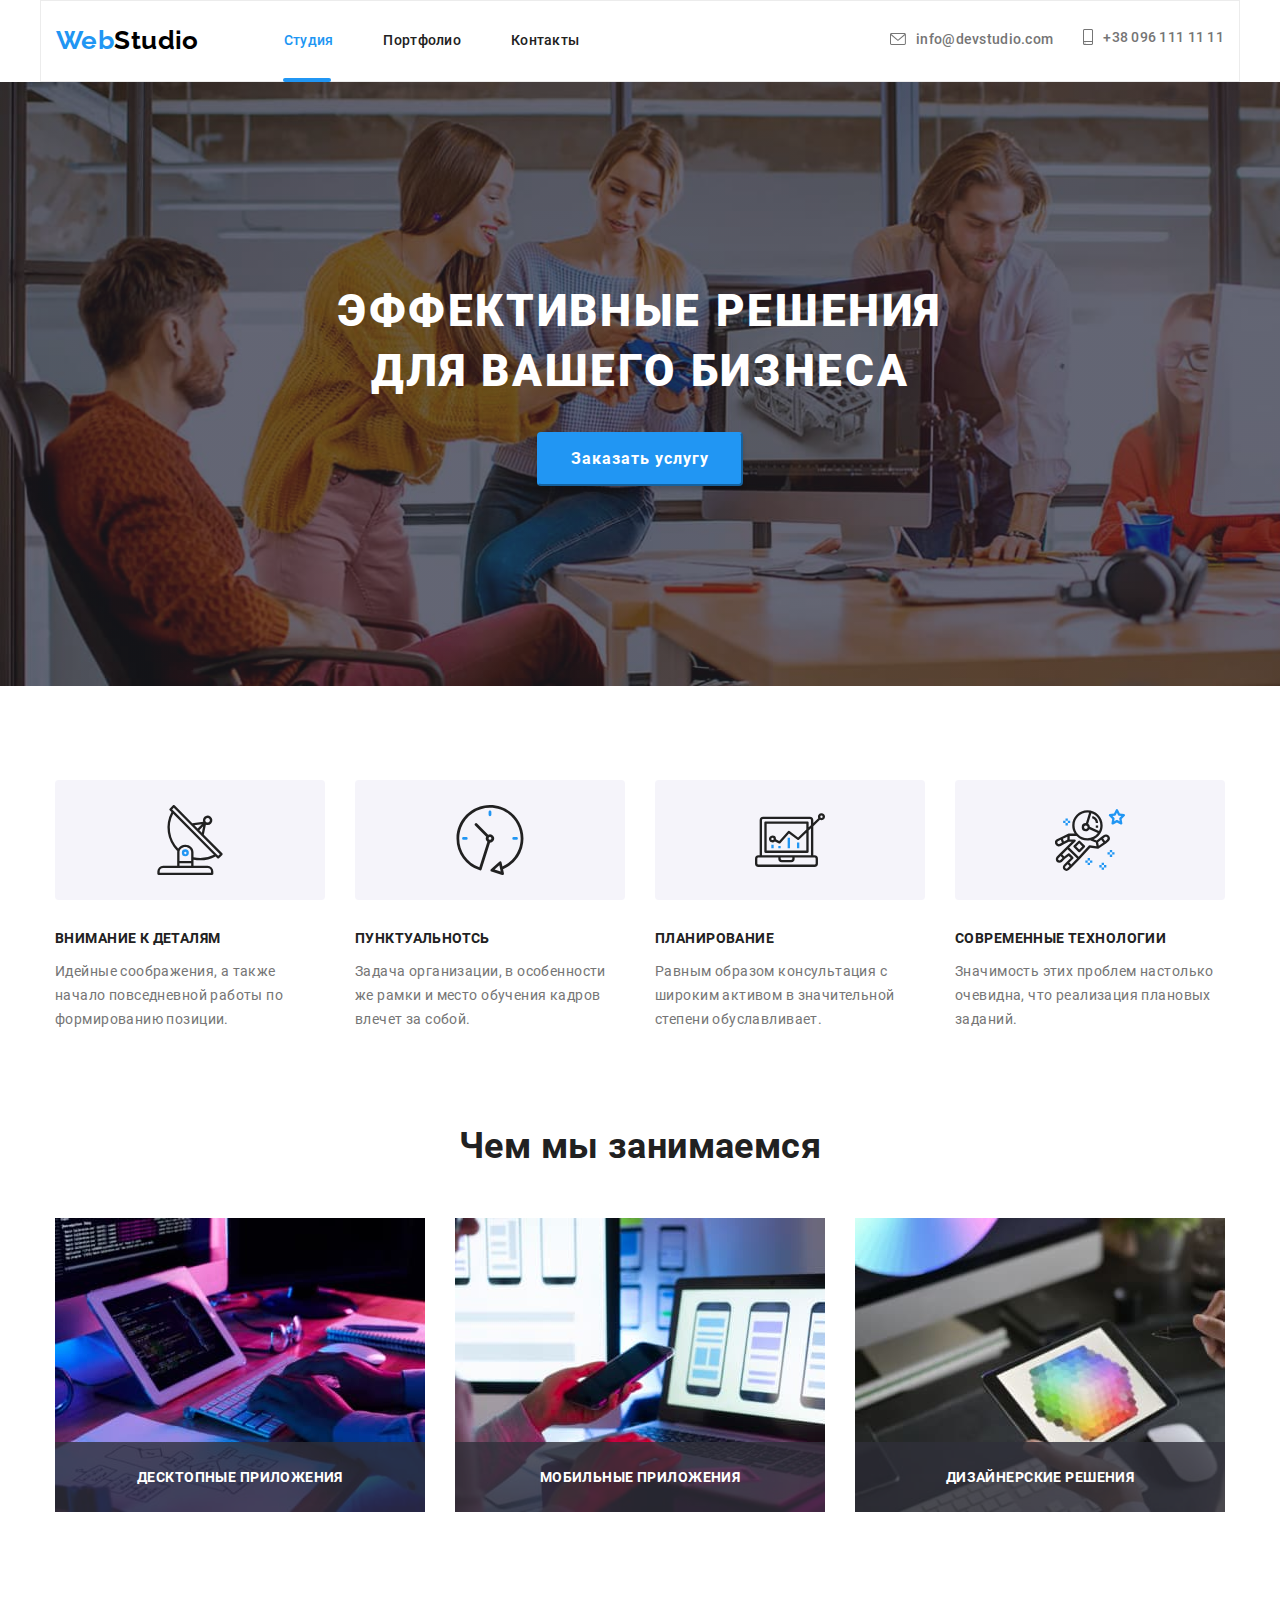
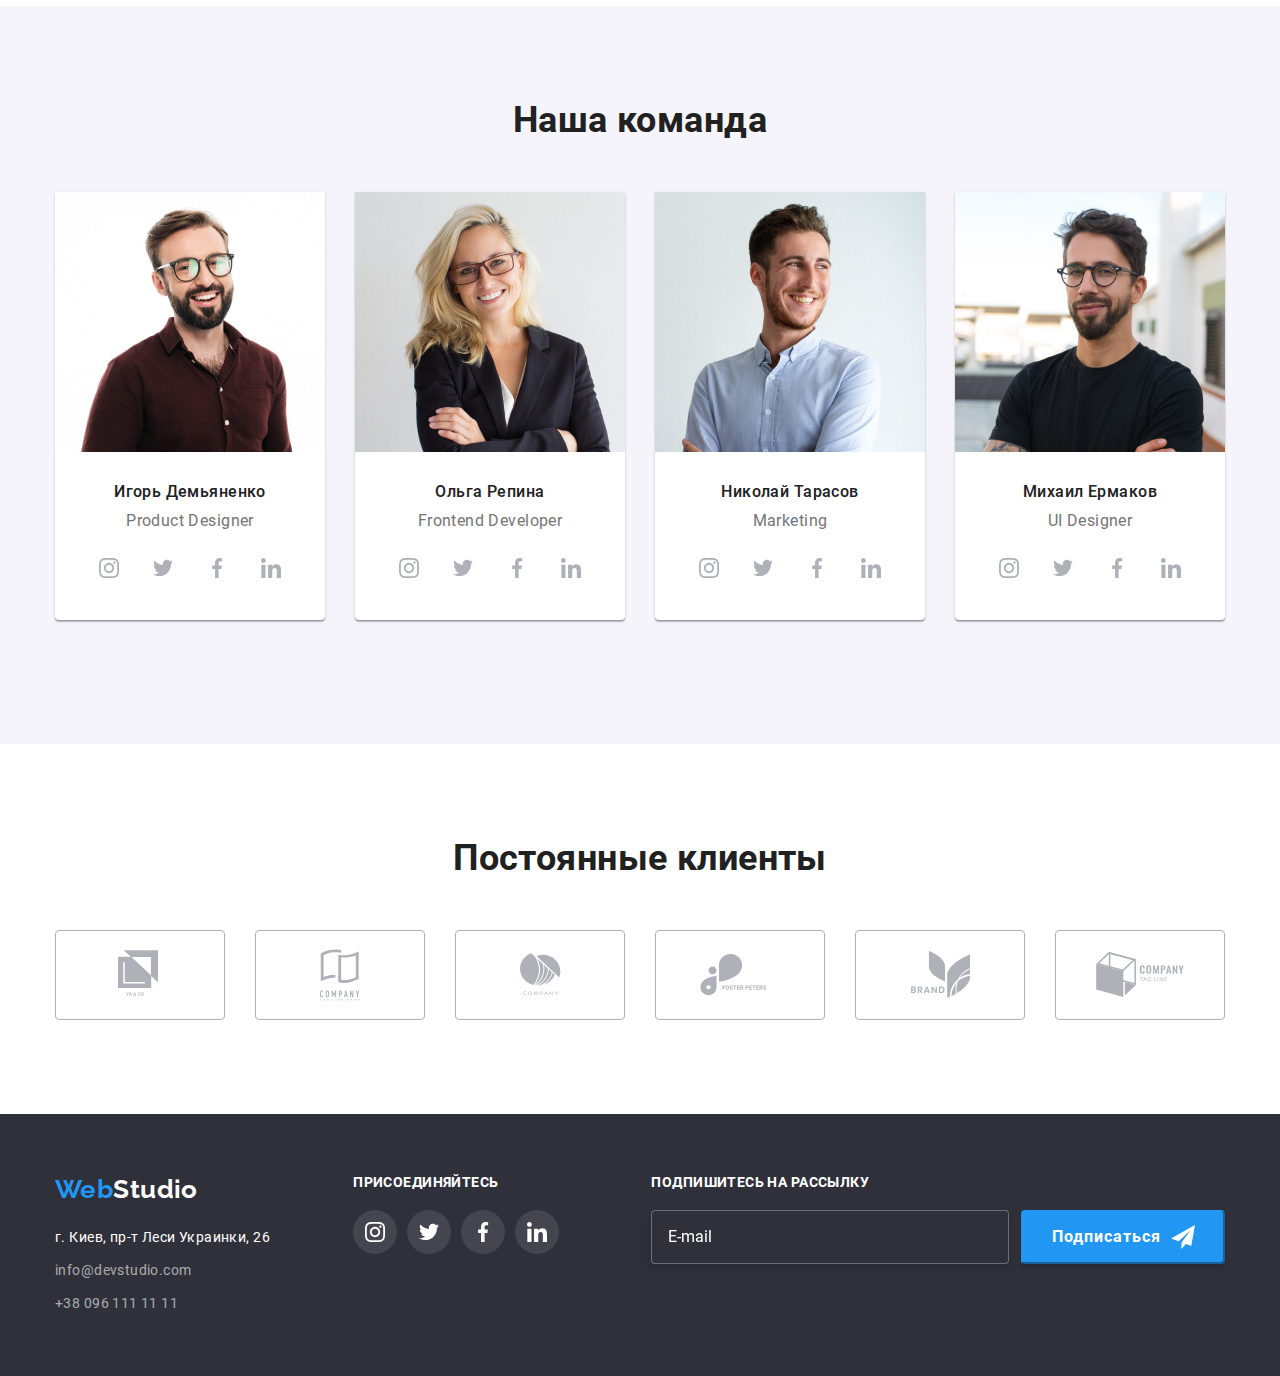
<file: index.html>
<!DOCTYPE html>
<html lang="ru">
  <head>
    <meta charset="UTF-8" />
    <meta name="viewport" content="width=device-width, initial-scale=1.0" />
    <title lang="en">Web Studio</title>
    <!-- <link
      href="https://fonts.googleapis.com/css2?family=Roboto:wght@400;500;700;900&display=swap"
      rel="stylesheet"
    />
    <link rel="stylesheet" href="./css/normalize.css" /> -->
    <link rel="stylesheet" href="./css/main.min.css" />
  </head>
  <body>
    <!--Шапка страницы-->
    <header class="page-header">
      <div class="container">
        <nav class="navigation flexbox">
          <div class="nav-container flexbox">
            <a href="./index.html" class="logo link"><span>Web</span> Studio</a>

            <button
              type="button"
              class="menu-button"
              aria-expanded="false"
              aria-controls="menu-container"
              data-menu-button
            >
              <svg
                width="40"
                height="40"
                class="menu-btn-icon"
                aria-label="Переключатель мобильного меню"
              >
                <use class="icon-cross" href="./images/sprite.svg#cross"></use>
                <use class="icon-menu" href="./images/sprite.svg#menu"></use>
              </svg>
            </button>

            <div class="menu-container" id="menu-container" data-menu>
              <ul class="menu-navigation-list list">
                <li
                  class="navigation-item menu-navigation-item menu-current-item"
                >
                  <a
                    href="./index.html"
                    class="navigation-link link studio menu-studio"
                    >Студия</a
                  >
                </li>
                <li class="navigation-item menu-navigation-item">
                  <a href="./portfolio.html" class="navigation-link link"
                    >Портфолио</a
                  >
                </li>
                <li class="navigation-item menu-navigation-item">
                  <a href="" class="navigation-link link">Контакты</a>
                </li>
              </ul>
              <ul class="menu-contacts-list list">
                <li class="contacts-item menu-contacts-item">
                  <a
                    href="mailto:info@devstudio.com"
                    class="navigation-link navigation-contacts link"
                  >
                    <svg class="icon-contacts" width="16" height="12">
                      <use href="./images/sprite.svg#icon-envelope"></use>
                    </svg>

                    info@devstudio.com
                  </a>
                </li>
                <li class="contacts-item menu-contacts-item">
                  <a
                    href="tel:+380961111111"
                    class="navigation-link navigation-contacts link"
                  >
                    <svg class="icon-contacts" width="10px" height="16px">
                      <use href="./images/sprite.svg#icon-smartphone"></use>
                    </svg>

                    +38 096 111 11 11</a
                  >
                </li>
              </ul>
            </div>

            <ul class="navigation-list list flexbox">
              <li class="navigation-item">
                <a href="./index.html" class="navigation-link link studio"
                  >Студия</a
                >
              </li>
              <li class="navigation-item">
                <a href="./portfolio.html" class="navigation-link link"
                  >Портфолио</a
                >
              </li>
              <li class="navigation-item">
                <a href="" class="navigation-link link">Контакты</a>
              </li>
            </ul>
          </div>
          <ul class="contacts-list list flexbox">
            <li class="contacts-item">
              <a
                href="mailto:info@devstudio.com"
                class="navigation-link navigation-contacts link"
              >
                <svg class="icon-contacts" width="16" height="12">
                  <use href="./images/sprite.svg#icon-envelope"></use>
                </svg>

                info@devstudio.com
              </a>
            </li>
            <li class="contacts-item">
              <a
                href="tel:+380961111111"
                class="navigation-link navigation-contacts link"
              >
                <svg class="icon-contacts" width="10px" height="16px">
                  <use href="./images/sprite.svg#icon-smartphone"></use>
                </svg>

                +38 096 111 11 11</a
              >
            </li>
          </ul>
        </nav>
      </div>
    </header>
    <main>
      <!--Герой-->
      <section class="hero overlay">
        <div class="hero-box">
          <h1 class="hero-title">Эффективные решения для вашего бизнеса</h1>
          <button type="button" class="btn" data-modal-open>
            Заказать услугу
          </button>
        </div>
      </section>

      <section class="modal-window">
        <div class="backdrop is-hidden" data-modal>
          <form class="form modal-form" autocomplete="off">
            <button type="button" class="modal-close-btn" data-modal-close>
              <svg class="modal-close-img" width="11" height="11">
                <use href="./images/sprite.svg#modal-close-btn"></use>
              </svg>
            </button>
            <h2 class="form-title">Оставьте свои данные, мы вам перезвоним</h2>
            <div class="form-field">
              <label for="user-name" class="form-label">Имя</label>
              <div class="input-box">
                <input
                  type="text"
                  class="form-input"
                  name="user-name"
                  id="user-name"
                />
                <svg class="icon-form" width="18px" height="18px">
                  <use href="./images/sprite.svg#icon-form-name"></use>
                </svg>
              </div>
            </div>
            <div class="form-field">
              <label for="user-tel" class="form-label">Телефон</label>
              <div class="input-box">
                <input
                  type="tel"
                  class="form-input"
                  name="user-tel"
                  id="user-tel"
                />

                <svg class="icon-form" width="18px" height="18px">
                  <use href="./images/sprite.svg#icon-form-tel"></use>
                </svg>
              </div>
            </div>
            <div class="form-field">
              <label for="user-email" class="form-label">Почта</label>
              <div class="input-box">
                <input
                  type="email"
                  class="form-input"
                  name="user-email"
                  id="user-email"
                />

                <svg class="icon-form" width="18px" height="18px">
                  <use href="./images/sprite.svg#icon-form-mail"></use>
                </svg>
              </div>
            </div>
            <div class="form-field textarea">
              <label for="user-comment" class="form-label">Комментарий</label>
              <textarea
                name="user-comment"
                id="user-comment"
                class="form-textarea"
                rows="6"
                placeholder="Введите текст"
              ></textarea>
            </div>
            <div class="form-field form-field-checkbox">
              <label class="checkbox-label">
                <input
                  type="checkbox"
                  class="form-checkbox visually-hidden"
                  name="modal-checkbox"
                />
                <span class="icon-checkbox"></span>
                <span class="agreement-conditions"
                  >Соглашаюсь с рассылкой и принимаю
                  <a href="" class="agreement-conditions-link"
                    >Условия договора</a
                  ></span
                >
              </label>
            </div>

            <button type="submit" class="submit-btn btn">Отправить</button>
          </form>
        </div>
      </section>

      <!--Особенности-->
      <section class="features section">
        <div class="container">
          <h2 hidden class="section-title">Особенности</h2>
          <ul class="features-list list flexbox">
            <li class="features-item icon-antenna">
              <h3 class="features-title">Внимание к деталям</h3>
              <p class="features-info">
                Идейные соображения, а также начало повседневной работы по
                формированию позиции.
              </p>
            </li>
            <li class="features-item icon-clock">
              <h3 class="features-title">Пунктуальнотсь</h3>
              <p class="features-info">
                Задача организации, в особенности же рамки и место обучения
                кадров влечет за собой.
              </p>
            </li>
            <li class="features-item icon-diagram">
              <h3 class="features-title">Планирование</h3>
              <p class="features-info">
                Равным образом консультация с широким активом в значительной
                степени обуславливает.
              </p>
            </li>
            <li class="features-item icon-astronaut">
              <h3 class="features-title">Современные технологии</h3>
              <p class="features-info">
                Значимость этих проблем настолько очевидна, что реализация
                плановых заданий.
              </p>
            </li>
          </ul>
        </div>
      </section>

      <!--Услуги-->
      <section class="services section">
        <div class="container">
          <h2 class="section-title">Чем мы занимаемся</h2>
          <ul class="services-list list flexbox">
            <li class="services-item">
              <div class="services-box box-1">
                <picture>
                  <source
                    srcset="
                      ./images/main-desktop/services-notebook.jpg    1x,
                      ./images/main-desktop/services-notebook@2x.jpg 2x
                    "
                    media="(min-width: 1200px)"
                  />
                  <img
                    src="./images/main-desktop/services-notebook.jpg"
                    width="370"
                    height="294"
                    alt="Планшет на столе, пальцы на клавиатуре"
                    class="services-img img"
                  />
                </picture>
              </div>
            </li>
            <li class="services-item">
              <div class="services-box box-2">
                <picture>
                  <source
                    srcset="
                      ./images/main-desktop/services-smartphone.jpg    1x,
                      ./images/main-desktop/services-smartphone@2x.jpg 2x
                    "
                    media="(min-width: 1200px)"
                  />
                  <img
                    src="./images/main-desktop/services-smartphone.jpg"
                    width="370"
                    height="294"
                    alt="Смартфон в руке, открытый ноутбук"
                    class="services-img img"
                  />
                </picture>
              </div>
            </li>
            <li class="services-item">
              <div class="services-box box-3">
                <picture>
                  <source
                    srcset="
                      ./images/main-desktop/services-desktop.jpg    1x,
                      ./images/main-desktop/services-desktop@2x.jpg 2x
                    "
                    media="(min-width: 1200px)"
                  />
                  <img
                    src="./images/main-desktop/services-desktop.jpg"
                    width="370"
                    height="294"
                    alt="Планшет в руке"
                    class="services-img img"
                  />
                </picture>
              </div>
            </li>
          </ul>
        </div>
      </section>

      <!--Команда-->
      <section class="team section">
        <div class="container">
          <h2 class="section-title">Наша команда</h2>
          <ul class="team-list list flexbox">
            <li class="team-item">
              <picture>
                <source
                  srcset="
                    ./images/main-desktop/team-photo-1.jpg    1x,
                    ./images/main-desktop/team-photo-1@2x.jpg 2x
                  "
                  media="(min-width: 1200px)"
                />
                <source
                  srcset="
                    ./images/main-tablet/team-photo-1.jpg    1x,
                    ./images/main-tablet/team-photo-1@2x.jpg 2x
                  "
                  media="(min-width: 768px)"
                />
                <source
                  srcset="
                    ./images/main-mobile/team-photo-1.jpg    1x,
                    ./images/main-mobile/team-photo-1@2x.jpg 2x
                  "
                  media="(max-width: 767px)"
                />
                <img
                  src="./images/main-desktop/team-photo-1.jpg"
                  width="100%"
                  height="auto"
                  alt="Фото члена команды"
                  class="team-img img"
                />
              </picture>
              <h3 class="team-name">Игорь Демьяненко</h3>
              <p class="team-position">Product Designer</p>
              <ul class="social-list list flexbox">
                <li class="social-item">
                  <a
                    href="https://www.instagram.com/"
                    target="_blank"
                    rel="noopener noreferrer"
                    aria-label="Ссылка Instagram"
                    class="social-link link"
                    ><svg class="icon-social-link" width="20px" height="20px">
                      <use href="./images/sprite.svg#icon-logo-instagram"></use>
                    </svg>
                  </a>
                </li>
                <li class="social-item">
                  <a
                    href="https://twitter.com/"
                    target="_blank"
                    rel="noopener noreferrer"
                    aria-label="Ссылка Twitter"
                    class="social-link link"
                  >
                    <svg class="icon-social-link" width="20px" height="20px">
                      <use href="./images/sprite.svg#icon-logo-twitter"></use>
                    </svg>
                  </a>
                </li>
                <li class="social-item">
                  <a
                    href="https://facebook.com/"
                    target="_blank"
                    rel="noopener noreferrer"
                    aria-label="Ссылка Facebook"
                    class="social-link link"
                  >
                    <svg class="icon-social-link" width="20px" height="20px">
                      <use href="./images/sprite.svg#icon-logo-facebook"></use>
                    </svg>
                  </a>
                </li>
                <li class="social-item">
                  <a
                    href="https://www.linkedin.com/"
                    target="_blank"
                    rel="noopener noreferrer"
                    aria-label="Ссылка Linkedin"
                    class="social-link link"
                  >
                    <svg class="icon-social-link" width="20px" height="20px">
                      <use href="./images/sprite.svg#icon-logo-linkedin"></use>
                    </svg>
                  </a>
                </li>
              </ul>
            </li>
            <li class="team-item">
              <picture>
                <source
                  srcset="
                    ./images/main-desktop/team-photo-2.jpg    1x,
                    ./images/main-desktop/team-photo-2@2x.jpg 2x
                  "
                  media="(min-width: 1200px)"
                />
                <source
                  srcset="
                    ./images/main-tablet/team-photo-2.jpg    1x,
                    ./images/main-tablet/team-photo-2@2x.jpg 2x
                  "
                  media="(min-width: 768px)"
                />
                <source
                  srcset="
                    ./images/main-mobile/team-photo-2.jpg    1x,
                    ./images/main-mobile/team-photo-2@2x.jpg 2x
                  "
                  media="(max-width: 767px)"
                />
                <img
                  src="./images/main-desktop/team-photo-2.jpg"
                  width="100%"
                  height="auto"
                  alt="Фото члена команды"
                  class="team-img img"
                />
              </picture>
              <h3 class="team-name">Ольга Репина</h3>
              <p class="team-position">Frontend Developer</p>
              <ul class="social-list list flexbox">
                <li class="social-item">
                  <a
                    href="https://www.instagram.com/"
                    target="_blank"
                    rel="noopener noreferrer"
                    aria-label="Ссылка Instagram"
                    class="social-link link"
                    ><svg class="icon-social-link" width="20px" height="20px">
                      <use href="./images/sprite.svg#icon-logo-instagram"></use>
                    </svg>
                  </a>
                </li>
                <li class="social-item">
                  <a
                    href="https://twitter.com/"
                    target="_blank"
                    rel="noopener noreferrer"
                    aria-label="Ссылка Twitter"
                    class="social-link link"
                  >
                    <svg class="icon-social-link" width="20px" height="20px">
                      <use href="./images/sprite.svg#icon-logo-twitter"></use>
                    </svg>
                  </a>
                </li>
                <li class="social-item">
                  <a
                    href="https://facebook.com/"
                    target="_blank"
                    rel="noopener noreferrer"
                    aria-label="Ссылка Facebook"
                    class="social-link link"
                  >
                    <svg class="icon-social-link" width="20px" height="20px">
                      <use href="./images/sprite.svg#icon-logo-facebook"></use>
                    </svg>
                  </a>
                </li>
                <li class="social-item">
                  <a
                    href="https://www.linkedin.com/"
                    target="_blank"
                    rel="noopener noreferrer"
                    aria-label="Ссылка Linkedin"
                    class="social-link link"
                  >
                    <svg class="icon-social-link" width="20px" height="20px">
                      <use href="./images/sprite.svg#icon-logo-linkedin"></use>
                    </svg>
                  </a>
                </li>
              </ul>
            </li>
            <li class="team-item">
              <picture>
                <source
                  srcset="
                    ./images/main-desktop/team-photo-3.jpg    1x,
                    ./images/main-desktop/team-photo-3@2x.jpg 2x
                  "
                  media="(min-width: 1200px)"
                />
                <source
                  srcset="
                    ./images/main-tablet/team-photo-3.jpg    1x,
                    ./images/main-tablet/team-photo-3@2x.jpg 2x
                  "
                  media="(min-width: 768px)"
                />
                <source
                  srcset="
                    ./images/main-mobile/team-photo-3.jpg    1x,
                    ./images/main-mobile/team-photo-3@2x.jpg 2x
                  "
                  media="(max-width: 767px)"
                />
                <img
                  src="./images/main-desktop/team-photo-3.jpg"
                  width="100%"
                  height="auto"
                  alt="Фото члена команды"
                  class="team-img img"
                />
              </picture>
              <h3 class="team-name">Николай Тарасов</h3>
              <p class="team-position">Marketing</p>
              <ul class="social-list list flexbox">
                <li class="social-item">
                  <a
                    href="https://www.instagram.com/"
                    target="_blank"
                    rel="noopener noreferrer"
                    aria-label="Ссылка Instagram"
                    class="social-link link"
                    ><svg class="icon-social-link" width="20px" height="20px">
                      <use href="./images/sprite.svg#icon-logo-instagram"></use>
                    </svg>
                  </a>
                </li>
                <li class="social-item">
                  <a
                    href="https://twitter.com/"
                    target="_blank"
                    rel="noopener noreferrer"
                    aria-label="Ссылка Twitter"
                    class="social-link link"
                  >
                    <svg class="icon-social-link" width="20px" height="20px">
                      <use href="./images/sprite.svg#icon-logo-twitter"></use>
                    </svg>
                  </a>
                </li>
                <li class="social-item">
                  <a
                    href="https://facebook.com/"
                    target="_blank"
                    rel="noopener noreferrer"
                    aria-label="Ссылка Facebook"
                    class="social-link link"
                  >
                    <svg class="icon-social-link" width="20px" height="20px">
                      <use href="./images/sprite.svg#icon-logo-facebook"></use>
                    </svg>
                  </a>
                </li>
                <li class="social-item">
                  <a
                    href="https://www.linkedin.com/"
                    target="_blank"
                    rel="noopener noreferrer"
                    aria-label="Ссылка Linkedin"
                    class="social-link link"
                  >
                    <svg class="icon-social-link" width="20px" height="20px">
                      <use href="./images/sprite.svg#icon-logo-linkedin"></use>
                    </svg>
                  </a>
                </li>
              </ul>
            </li>
            <li class="team-item">
              <picture>
                <source
                  srcset="
                    ./images/main-desktop/team-photo-4.jpg    1x,
                    ./images/main-desktop/team-photo-4@2x.jpg 2x
                  "
                  media="(min-width: 1200px)"
                />
                <source
                  srcset="
                    ./images/main-tablet/team-photo-4.jpg    1x,
                    ./images/main-tablet/team-photo-4@2x.jpg 2x
                  "
                  media="(min-width: 768px)"
                />
                <source
                  srcset="
                    ./images/main-mobile/team-photo-4.jpg    1x,
                    ./images/main-mobile/team-photo-4@2x.jpg 2x
                  "
                  media="(max-width: 767px)"
                />
                <img
                  src="./images/main-desktop/team-photo-4.jpg"
                  width="100%"
                  height="auto"
                  alt="Фото члена команды"
                  class="team-img img"
                />
              </picture>
              <h3 class="team-name">Михаил Ермаков</h3>
              <p class="team-position">UI Designer</p>
              <ul class="social-list list flexbox">
                <li class="social-item">
                  <a
                    href="https://www.instagram.com/"
                    target="_blank"
                    rel="noopener noreferrer"
                    aria-label="Ссылка Instagram"
                    class="social-link link"
                    ><svg class="icon-social-link" width="20px" height="20px">
                      <use href="./images/sprite.svg#icon-logo-instagram"></use>
                    </svg>
                  </a>
                </li>
                <li class="social-item">
                  <a
                    href="https://twitter.com/"
                    target="_blank"
                    rel="noopener noreferrer"
                    aria-label="Ссылка Twitter"
                    class="social-link link"
                  >
                    <svg class="icon-social-link" width="20px" height="20px">
                      <use href="./images/sprite.svg#icon-logo-twitter"></use>
                    </svg>
                  </a>
                </li>
                <li class="social-item">
                  <a
                    href="https://facebook.com/"
                    target="_blank"
                    rel="noopener noreferrer"
                    aria-label="Ссылка Facebook"
                    class="social-link link"
                  >
                    <svg class="icon-social-link" width="20px" height="20px">
                      <use href="./images/sprite.svg#icon-logo-facebook"></use>
                    </svg>
                  </a>
                </li>
                <li class="social-item">
                  <a
                    href="https://www.linkedin.com/"
                    target="_blank"
                    rel="noopener noreferrer"
                    aria-label="Ссылка Linkedin"
                    class="social-link link"
                  >
                    <svg class="icon-social-link" width="20px" height="20px">
                      <use href="./images/sprite.svg#icon-logo-linkedin"></use>
                    </svg>
                  </a>
                </li>
              </ul>
            </li>
          </ul>
        </div>
      </section>

      <!--Клиенты-->
      <section class="clients section">
        <div class="container">
          <h2 class="section-title">Постоянные клиенты</h2>
          <ul class="clients-list list flexbox">
            <li class="clients-item">
              <a
                href=""
                target="_blank"
                rel="noopener noreferrer"
                aria-label="Ссылка на сайт клиента"
                class="clients-link link"
              >
                <svg class="clients-icon" width="44.27px" height="49.23px">
                  <use href="./images/sprite.svg#icon-logo-customer-1"></use>
                </svg>
              </a>
            </li>
            <li class="clients-item">
              <a
                href=""
                target="_blank"
                rel="noopener noreferrer"
                aria-label="Ссылка на сайт клиента"
                class="clients-link link"
              >
                <svg class="clients-icon" width="40px" height="52px">
                  <use href="./images/sprite.svg#icon-logo-customer-2"></use>
                </svg>
              </a>
            </li>
            <li class="clients-item">
              <a
                href=""
                target="_blank"
                rel="noopener noreferrer"
                aria-label="Ссылка на сайт клиента"
                class="clients-link link"
              >
                <svg class="clients-icon" width="41px" height="42.6px">
                  <use href="./images/sprite.svg#icon-logo-customer-3"></use>
                </svg>
              </a>
            </li>
            <li class="clients-item">
              <a
                href=""
                target="_blank"
                rel="noopener noreferrer"
                aria-label="Ссылка на сайт клиента"
                class="clients-link link"
              >
                <svg class="clients-icon" width="79.66px" height="42.02px">
                  <use href="./images/sprite.svg#icon-logo-customer-4"></use>
                </svg>
              </a>
            </li>
            <li class="clients-item">
              <a
                href=""
                target="_blank"
                rel="noopener noreferrer"
                aria-label="Ссылка на сайт клиента"
                class="clients-link link"
              >
                <svg class="clients-icon" width="59px" height="47px">
                  <use href="./images/sprite.svg#icon-logo-customer-5"></use>
                </svg>
              </a>
            </li>
            <li class="clients-item">
              <a
                href=""
                target="_blank"
                rel="noopener noreferrer"
                aria-label="Ссылка на сайт клиента"
                class="clients-link link"
              >
                <svg class="clients-icon" width="88.48px" height="45.44px">
                  <use href="./images/sprite.svg#icon-logo-customer-6"></use>
                </svg>
              </a>
            </li>
          </ul>
        </div>
      </section>
    </main>

    <!--Подвал страницы-->
    <footer class="page-footer">
      <div class="container footer-flex-container flexbox">
        <div class="footer-container footer-address">
          <a href="./index.html" class="logo link logo-footer"
            ><span>Web</span> Studio</a
          >
          <address class="company-address">
            <!--<p class="local-address">г. Киев, пр-т Леси Украинки, 26</p>-->
            <a
              href="https://goo.gl/maps/EpCByRqpzJr25Uw86"
              class="local-address link"
              >г. Киев, пр-т Леси Украинки, 26</a
            >
            <a href="mailto:info@devstudio.com" class="address-link link"
              >info@devstudio.com</a
            >
            <a href="tel:+380961111111" class="address-link link"
              >+38 096 111 11 11</a
            >
          </address>
        </div>
        <div class="footer-container footer-links">
          <b class="appeal">Присоединяйтесь</b>
          <ul class="join-list list flexbox">
            <li class="join-item">
              <a
                href="https://www.instagram.com/"
                target="_blank"
                rel="noopener noreferrer"
                aria-label="Ссылка Instagram"
                class="join-link link"
              >
                <svg class="icon-join-link" width="20px" height="20px">
                  <use href="./images/sprite.svg#icon-logo-instagram"></use>
                </svg>
              </a>
            </li>
            <li class="join-item">
              <a
                href="https://twitter.com/"
                target="_blank"
                rel="noopener noreferrer"
                aria-label="Ссылка Twitter"
                class="join-link link"
              >
                <svg class="icon-join-link" width="20px" height="20px">
                  <use href="./images/sprite.svg#icon-logo-twitter"></use>
                </svg>
              </a>
            </li>
            <li class="join-item">
              <a
                href="https://facebook.com/"
                target="_blank"
                rel="noopener noreferrer"
                aria-label="Ссылка Facebook"
                class="join-link link"
              >
                <svg class="icon-join-link" width="20px" height="20px">
                  <use href="./images/sprite.svg#icon-logo-facebook"></use>
                </svg>
              </a>
            </li>
            <li class="join-item">
              <a
                href="https://www.linkedin.com/"
                target="_blank"
                rel="noopener noreferrer"
                aria-label="Ссылка Linkedin"
                class="join-link link"
              >
                <svg class="icon-join-link" width="20px" height="20px">
                  <use href="./images/sprite.svg#icon-logo-linkedin"></use>
                </svg>
              </a>
            </li>
          </ul>
        </div>
        <div class="footer-container footer-mailing">
          <form class="form-footer">
            <b class="appeal">Подпишитесь на рассылку</b>
            <label class="form-footer-label flexbox">
              <input
                type="email"
                class="form-footer-input"
                name="form-footer-mail"
                placeholder="E-mail"
              />
              <button type="button" class="btn btn-subscribe">
                Подписаться
              </button>
            </label>
          </form>
        </div>
      </div>
    </footer>
    <script src="./js/modal.js"></script>
    <script src="./js/menu.js"></script>
  </body>
</html>
</file>
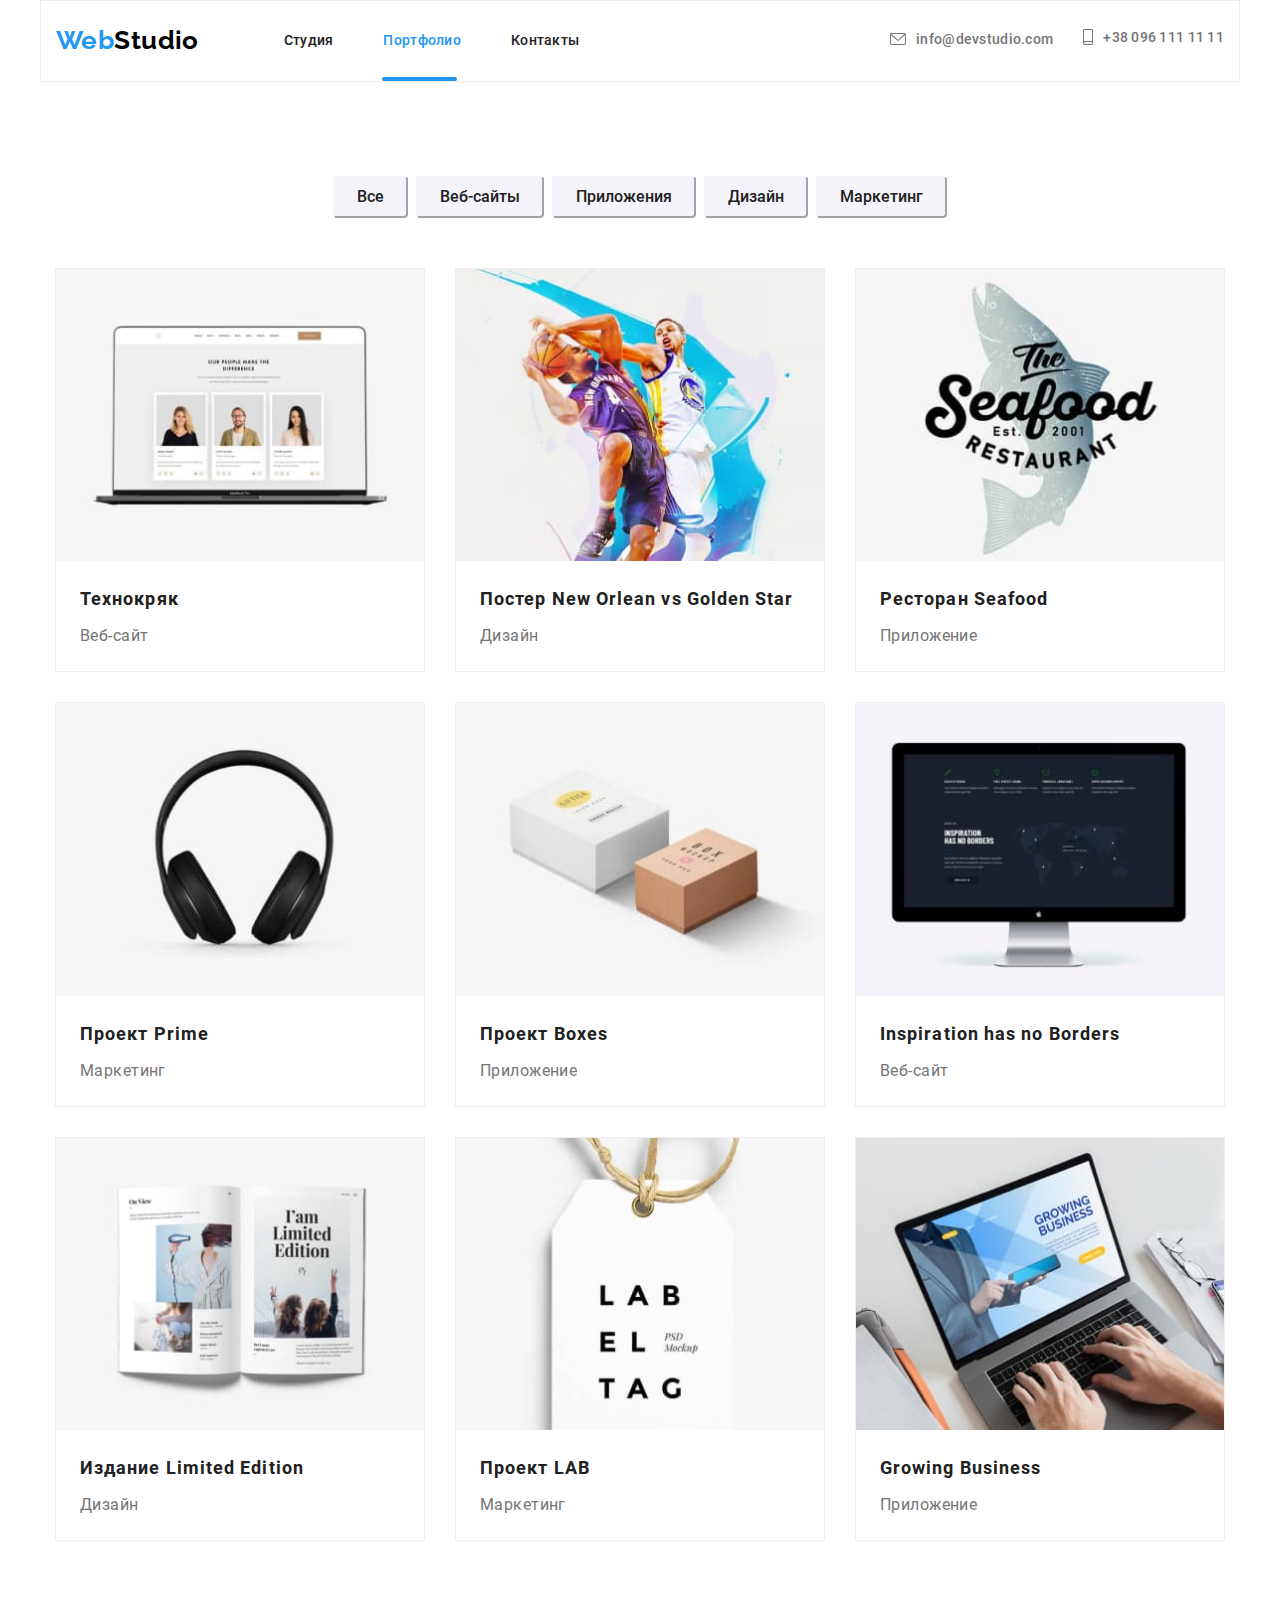
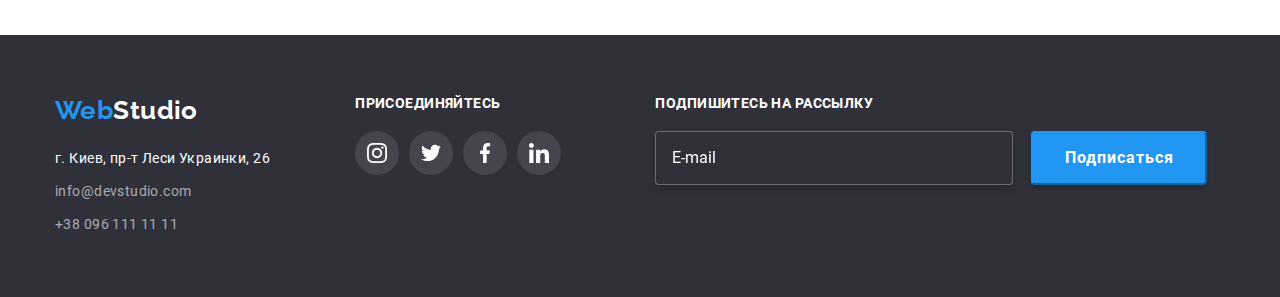
<file: portfolio.html>
<!DOCTYPE html>
<html lang="ru">
  <head>
    <meta charset="UTF-8" />
    <meta name="viewport" content="width=device-width, initial-scale=1.0" />
    <title lang="en">Web Studio</title>
    <!-- <link
      href="https://fonts.googleapis.com/css2?family=Roboto:wght@400;500;700;900&display=swap"
      rel="stylesheet"
    />
    <link rel="stylesheet" href="./css/normalize.css" /> -->
    <link rel="stylesheet" href="./css/portfolio.min.css" />
  </head>
  <body>
    <!--Шапка страницы-->

    <header class="page-header">
      <div class="container">
        <nav class="navigation flexbox">
          <div class="nav-container flexbox">
            <a href="./index.html" class="logo link"><span>Web</span> Studio</a>

            <button
              type="button"
              class="menu-button"
              aria-expanded="false"
              aria-controls="menu-container"
              data-menu-button
            >
              <svg
                width="40"
                height="40"
                class="menu-btn-icon"
                aria-label="Переключатель мобильного меню"
              >
                <use class="icon-cross" href="./images/sprite.svg#cross"></use>
                <use class="icon-menu" href="./images/sprite.svg#menu"></use>
              </svg>
            </button>

            <div class="menu-container" id="menu-container" data-menu>
              <ul class="menu-navigation-list list">
                <li class="navigation-item menu-navigation-item">
                  <a href="./index.html" class="navigation-link link">Студия</a>
                </li>
                <li
                  class="navigation-item menu-navigation-item menu-current-item"
                >
                  <a
                    href="./portfolio.html"
                    class="navigation-link link portfolio menu-portfolio"
                    >Портфолио</a
                  >
                </li>
                <li class="navigation-item menu-navigation-item">
                  <a href="" class="navigation-link link">Контакты</a>
                </li>
              </ul>
              <ul class="menu-contacts-list list">
                <li class="contacts-item menu-contacts-item">
                  <a
                    href="mailto:info@devstudio.com"
                    class="navigation-link navigation-contacts link"
                  >
                    <svg class="icon-contacts" width="16" height="12">
                      <use href="./images/sprite.svg#icon-envelope"></use>
                    </svg>

                    info@devstudio.com
                  </a>
                </li>
                <li class="contacts-item menu-contacts-item">
                  <a
                    href="tel:+380961111111"
                    class="navigation-link navigation-contacts link"
                  >
                    <svg class="icon-contacts" width="10px" height="16px">
                      <use href="./images/sprite.svg#icon-smartphone"></use>
                    </svg>

                    +38 096 111 11 11</a
                  >
                </li>
              </ul>
            </div>

            <ul class="navigation-list list flexbox">
              <li class="navigation-item">
                <a href="./index.html" class="navigation-link link">Студия</a>
              </li>
              <li class="navigation-item">
                <a
                  href="./portfolio.html"
                  class="navigation-link link portfolio"
                  >Портфолио</a
                >
              </li>
              <li class="navigation-item">
                <a href="" class="navigation-link link">Контакты</a>
              </li>
            </ul>
          </div>
          <ul class="contacts-list list flexbox">
            <li class="contacts-item">
              <a
                href="mailto:info@devstudio.com"
                class="navigation-link navigation-contacts link"
              >
                <svg class="icon-contacts" width="16" height="12">
                  <use href="./images/sprite.svg#icon-envelope"></use>
                </svg>

                info@devstudio.com
              </a>
            </li>
            <li class="contacts-item">
              <a
                href="tel:+380961111111"
                class="navigation-link navigation-contacts link"
              >
                <svg class="icon-contacts" width="10px" height="16px">
                  <use href="./images/sprite.svg#icon-smartphone"></use>
                </svg>

                +38 096 111 11 11</a
              >
            </li>
          </ul>
        </nav>
      </div>
    </header>

    <main>
      <!-- Проекты -->

      <section class="projects">
        <div class="container">
          <h1 hidden class="section-title">Навигация проектов</h1>
          <ul class="type-list list flexbox">
            <li class="type-item">
              <button type="button" class="type-btn">Все</button>
            </li>
            <li class="type-item">
              <button type="button" class="type-btn">Веб-сайты</button>
            </li>
            <li class="type-item">
              <button type="button" class="type-btn">Приложения</button>
            </li>
            <li class="type-item">
              <button type="button" class="type-btn">Дизайн</button>
            </li>
            <li class="type-item">
              <button type="button" class="type-btn">Маркетинг</button>
            </li>
          </ul>

          <h2 hidden class="section-title">Проекты</h2>
          <ul class="projects-list list flexbox">
            <li class="projects-item">
              <a href="" class="projects-link link">
                <div class="img-box">
                  <picture>
                    <source
                      srcset="
                        ./images/portfolio/portfolio-desktop/project-1.jpg    1x,
                        ./images/portfolio/portfolio-desktop/project-1@2x.jpg 2x
                      "
                      media="(min-width: 1200px)"
                    />
                    <source
                      srcset="
                        ./images/portfolio/portfolio-tablet/project-1.jpg    1x,
                        ./images/portfolio/portfolio-tablet/project-1@2x.jpg 2x
                      "
                      media="(min-width: 768px)"
                    />
                    <source
                      srcset="
                        ./images/portfolio/portfolio-mobile/project-1.jpg    1x,
                        ./images/portfolio/portfolio-mobile/project-1@2x.jpg 2x
                      "
                      media="(max-width: 767px)"
                    />
                    <img
                      src="./images/portfolio/portfolio-desktop/project-1.jpg"
                      width="100%"
                      height="auto"
                      alt="Картинка проекта"
                      class="project-img img"
                    />
                  </picture>
                  <div class="hover-box">
                    <p class="text-box">
                      Технокряк это современная площадка распространения
                      цифрового вируса. Компании используют эту платформу для
                      цифрового шпионажа и атак на защищённые сервера
                      конкурентов.
                    </p>
                  </div>
                </div>

                <div class="projects-text">
                  <h3 class="projects-title">Технокряк</h3>
                  <p class="projects-class">Веб-сайт</p>
                </div>
              </a>
            </li>
            <li class="projects-item">
              <a href="" class="projects-link link">
                <div class="img-box">
                  <picture>
                    <source
                      srcset="
                        ./images/portfolio/portfolio-desktop/project-2.jpg    1x,
                        ./images/portfolio/portfolio-desktop/project-2@2x.jpg 2x
                      "
                      media="(min-width: 1200px)"
                    />
                    <source
                      srcset="
                        ./images/portfolio/portfolio-tablet/project-2.jpg    1x,
                        ./images/portfolio/portfolio-tablet/project-2@2x.jpg 2x
                      "
                      media="(min-width: 768px)"
                    />
                    <source
                      srcset="
                        ./images/portfolio/portfolio-mobile/project-2.jpg    1x,
                        ./images/portfolio/portfolio-mobile/project-2@2x.jpg 2x
                      "
                      media="(max-width: 767px)"
                    />
                    <img
                      src="./images/portfolio/portfolio-desktop/project-2.jpg"
                      width="100%"
                      height="auto"
                      alt="Картинка проекта"
                      class="project-img img"
                    />
                  </picture>
                  <div class="hover-box">
                    <p class="text-box">
                      Технокряк это современная площадка распространения
                      цифрового вируса. Компании используют эту платформу для
                      цифрового шпионажа и атак на защищённые сервера
                      конкурентов.
                    </p>
                  </div>
                </div>
                <div class="projects-text">
                  <h3 class="projects-title">
                    Постер New Orlean vs Golden Star
                  </h3>
                  <p class="projects-class">Дизайн</p>
                </div>
              </a>
            </li>
            <li class="projects-item">
              <a href="" class="projects-link link">
                <div class="img-box">
                  <picture>
                    <source
                      srcset="
                        ./images/portfolio/portfolio-desktop/project-3.jpg    1x,
                        ./images/portfolio/portfolio-desktop/project-3@2x.jpg 2x
                      "
                      media="(min-width: 1200px)"
                    />
                    <source
                      srcset="
                        ./images/portfolio/portfolio-tablet/project-3.jpg    1x,
                        ./images/portfolio/portfolio-tablet/project-3@2x.jpg 2x
                      "
                      media="(min-width: 768px)"
                    />
                    <source
                      srcset="
                        ./images/portfolio/portfolio-mobile/project-3.jpg    1x,
                        ./images/portfolio/portfolio-mobile/project-3@2x.jpg 2x
                      "
                      media="(max-width: 767px)"
                    />
                    <img
                      src="./images/portfolio/portfolio-desktop/project-3.jpg"
                      width="100%"
                      height="auto"
                      alt="Картинка проекта"
                      class="project-img img"
                    />
                  </picture>
                  <div class="hover-box">
                    <p class="text-box">
                      Технокряк это современная площадка распространения
                      цифрового вируса. Компании используют эту платформу для
                      цифрового шпионажа и атак на защищённые сервера
                      конкурентов.
                    </p>
                  </div>
                </div>
                <div class="projects-text">
                  <h3 class="projects-title">Ресторан Seafood</h3>
                  <p class="projects-class">Приложение</p>
                </div>
              </a>
            </li>
            <li class="projects-item">
              <a href="" class="projects-link link">
                <div class="img-box">
                  <picture>
                    <source
                      srcset="
                        ./images/portfolio/portfolio-desktop/project-4.jpg    1x,
                        ./images/portfolio/portfolio-desktop/project-4@2x.jpg 2x
                      "
                      media="(min-width: 1200px)"
                    />
                    <source
                      srcset="
                        ./images/portfolio/portfolio-tablet/project-4.jpg    1x,
                        ./images/portfolio/portfolio-tablet/project-4@2x.jpg 2x
                      "
                      media="(min-width: 768px)"
                    />
                    <source
                      srcset="
                        ./images/portfolio/portfolio-mobile/project-4.jpg    1x,
                        ./images/portfolio/portfolio-mobile/project-4@2x.jpg 2x
                      "
                      media="(max-width: 767px)"
                    />
                    <img
                      src="./images/portfolio/portfolio-desktop/project-4.jpg"
                      width="100%"
                      height="auto"
                      alt="Картинка проекта"
                      class="project-img img"
                    />
                  </picture>
                  <div class="hover-box">
                    <p class="text-box">
                      Технокряк это современная площадка распространения
                      цифрового вируса. Компании используют эту платформу для
                      цифрового шпионажа и атак на защищённые сервера
                      конкурентов.
                    </p>
                  </div>
                </div>
                <div class="projects-text">
                  <h3 class="projects-title">Проект Prime</h3>
                  <p class="projects-class">Маркетинг</p>
                </div>
              </a>
            </li>
            <li class="projects-item">
              <a href="" class="projects-link link">
                <div class="img-box">
                  <picture>
                    <source
                      srcset="
                        ./images/portfolio/portfolio-desktop/project-5.jpg    1x,
                        ./images/portfolio/portfolio-desktop/project-5@2x.jpg 2x
                      "
                      media="(min-width: 1200px)"
                    />
                    <source
                      srcset="
                        ./images/portfolio/portfolio-tablet/project-5.jpg    1x,
                        ./images/portfolio/portfolio-tablet/project-5@2x.jpg 2x
                      "
                      media="(min-width: 768px)"
                    />
                    <source
                      srcset="
                        ./images/portfolio/portfolio-mobile/project-5.jpg    1x,
                        ./images/portfolio/portfolio-mobile/project-5@2x.jpg 2x
                      "
                      media="(max-width: 767px)"
                    />
                    <img
                      src="./images/portfolio/portfolio-desktop/project-5.jpg"
                      width="100%"
                      height="auto"
                      alt="Картинка проекта"
                      class="project-img img"
                    />
                  </picture>
                  <div class="hover-box">
                    <p class="text-box">
                      Технокряк это современная площадка распространения
                      цифрового вируса. Компании используют эту платформу для
                      цифрового шпионажа и атак на защищённые сервера
                      конкурентов.
                    </p>
                  </div>
                </div>
                <div class="projects-text">
                  <h3 class="projects-title">Проект Boxes</h3>
                  <p class="projects-class">Приложение</p>
                </div>
              </a>
            </li>
            <li class="projects-item">
              <a href="" class="projects-link link">
                <div class="img-box">
                  <picture>
                    <source
                      srcset="
                        ./images/portfolio/portfolio-desktop/project-6.jpg    1x,
                        ./images/portfolio/portfolio-desktop/project-6@2x.jpg 2x
                      "
                      media="(min-width: 1200px)"
                    />
                    <source
                      srcset="
                        ./images/portfolio/portfolio-tablet/project-6.jpg    1x,
                        ./images/portfolio/portfolio-tablet/project-6@2x.jpg 2x
                      "
                      media="(min-width: 768px)"
                    />
                    <source
                      srcset="
                        ./images/portfolio/portfolio-mobile/project-6.jpg    1x,
                        ./images/portfolio/portfolio-mobile/project-6@2x.jpg 2x
                      "
                      media="(max-width: 767px)"
                    />
                    <img
                      src="./images/portfolio/portfolio-desktop/project-6.jpg"
                      width="100%"
                      height="auto"
                      alt="Картинка проекта"
                      class="project-img img"
                    />
                  </picture>
                  <div class="hover-box">
                    <p class="text-box">
                      Технокряк это современная площадка распространения
                      цифрового вируса. Компании используют эту платформу для
                      цифрового шпионажа и атак на защищённые сервера
                      конкурентов.
                    </p>
                  </div>
                </div>
                <div class="projects-text">
                  <h3 class="projects-title">Inspiration has no Borders</h3>
                  <p class="projects-class">Веб-сайт</p>
                </div>
              </a>
            </li>
            <li class="projects-item">
              <a href="" class="projects-link link">
                <div class="img-box">
                  <picture>
                    <source
                      srcset="
                        ./images/portfolio/portfolio-desktop/project-7.jpg    1x,
                        ./images/portfolio/portfolio-desktop/project-7@2x.jpg 2x
                      "
                      media="(min-width: 1200px)"
                    />
                    <source
                      srcset="
                        ./images/portfolio/portfolio-tablet/project-7.jpg    1x,
                        ./images/portfolio/portfolio-tablet/project-7@2x.jpg 2x
                      "
                      media="(min-width: 768px)"
                    />
                    <source
                      srcset="
                        ./images/portfolio/portfolio-mobile/project-7.jpg    1x,
                        ./images/portfolio/portfolio-mobile/project-7@2x.jpg 2x
                      "
                      media="(max-width: 767px)"
                    />
                    <img
                      src="./images/portfolio/portfolio-desktop/project-7.jpg"
                      width="100%"
                      height="auto"
                      alt="Картинка проекта"
                      class="project-img img"
                    />
                  </picture>
                  <div class="hover-box">
                    <p class="text-box">
                      Технокряк это современная площадка распространения
                      цифрового вируса. Компании используют эту платформу для
                      цифрового шпионажа и атак на защищённые сервера
                      конкурентов.
                    </p>
                  </div>
                </div>
                <div class="projects-text">
                  <h3 class="projects-title">Издание Limited Edition</h3>
                  <p class="projects-class">Дизайн</p>
                </div>
              </a>
            </li>
            <li class="projects-item">
              <a href="" class="projects-link link">
                <div class="img-box">
                  <picture>
                    <source
                      srcset="
                        ./images/portfolio/portfolio-desktop/project-8.jpg    1x,
                        ./images/portfolio/portfolio-desktop/project-8@2x.jpg 2x
                      "
                      media="(min-width: 1200px)"
                    />
                    <source
                      srcset="
                        ./images/portfolio/portfolio-tablet/project-8.jpg    1x,
                        ./images/portfolio/portfolio-tablet/project-8@2x.jpg 2x
                      "
                      media="(min-width: 768px)"
                    />
                    <source
                      srcset="
                        ./images/portfolio/portfolio-mobile/project-8.jpg    1x,
                        ./images/portfolio/portfolio-mobile/project-8@2x.jpg 2x
                      "
                      media="(max-width: 767px)"
                    />
                    <img
                      src="./images/portfolio/portfolio-desktop/project-8.jpg"
                      width="100%"
                      height="auto"
                      alt="Картинка проекта"
                      class="project-img img"
                    />
                  </picture>
                  <div class="hover-box">
                    <p class="text-box">
                      Технокряк это современная площадка распространения
                      цифрового вируса. Компании используют эту платформу для
                      цифрового шпионажа и атак на защищённые сервера
                      конкурентов.
                    </p>
                  </div>
                </div>
                <div class="projects-text">
                  <h3 class="projects-title">Проект LAB</h3>
                  <p class="projects-class">Маркетинг</p>
                </div>
              </a>
            </li>
            <li class="projects-item">
              <a href="" class="projects-link link">
                <div class="img-box">
                  <picture>
                    <source
                      srcset="
                        ./images/portfolio/portfolio-desktop/project-9.jpg    1x,
                        ./images/portfolio/portfolio-desktop/project-9@2x.jpg 2x
                      "
                      media="(min-width: 1200px)"
                    />
                    <source
                      srcset="
                        ./images/portfolio/portfolio-tablet/project-9.jpg    1x,
                        ./images/portfolio/portfolio-tablet/project-9@2x.jpg 2x
                      "
                      media="(min-width: 768px)"
                    />
                    <source
                      srcset="
                        ./images/portfolio/portfolio-mobile/project-9.jpg    1x,
                        ./images/portfolio/portfolio-mobile/project-9@2x.jpg 2x
                      "
                      media="(max-width: 767px)"
                    />
                    <img
                      src="./images/portfolio/portfolio-desktop/project-9.jpg"
                      width="100%"
                      height="auto"
                      alt="Картинка проекта"
                      class="project-img img"
                    />
                  </picture>
                  <div class="hover-box">
                    <p class="text-box">
                      Технокряк это современная площадка распространения
                      цифрового вируса. Компании используют эту платформу для
                      цифрового шпионажа и атак на защищённые сервера
                      конкурентов.
                    </p>
                  </div>
                </div>
                <div class="projects-text">
                  <h3 class="projects-title">Growing Business</h3>
                  <p class="projects-class">Приложение</p>
                </div>
              </a>
            </li>
          </ul>
        </div>
      </section>
    </main>

    <!--Подвал страницы-->
    <footer class="page-footer">
      <div class="container footer-flex-container flexbox">
        <div class="footer-container footer-address">
          <a href="./index.html" class="logo link logo-footer"
            ><span>Web</span> Studio</a
          >
          <address class="company-address">
            <!--<p class="local-address">г. Киев, пр-т Леси Украинки, 26</p>-->
            <a
              href="https://goo.gl/maps/EpCByRqpzJr25Uw86"
              class="local-address link"
              >г. Киев, пр-т Леси Украинки, 26</a
            >
            <a href="mailto:info@devstudio.com" class="address-link link"
              >info@devstudio.com</a
            >
            <a href="tel:+380961111111" class="address-link link"
              >+38 096 111 11 11</a
            >
          </address>
        </div>
        <div class="footer-container footer-links">
          <b class="appeal">Присоединяйтесь</b>
          <ul class="join-list list flexbox">
            <li class="join-item">
              <a
                href="https://www.instagram.com/"
                target="_blank"
                rel="noopener noreferrer"
                aria-label="Ссылка Instagram"
                class="join-link link"
              >
                <svg class="icon-join-link" width="20px" height="20px">
                  <use href="./images/sprite.svg#icon-logo-instagram"></use>
                </svg>
              </a>
            </li>
            <li class="join-item">
              <a
                href="https://twitter.com/"
                target="_blank"
                rel="noopener noreferrer"
                aria-label="Ссылка Twitter"
                class="join-link link"
              >
                <svg class="icon-join-link" width="20px" height="20px">
                  <use href="./images/sprite.svg#icon-logo-twitter"></use>
                </svg>
              </a>
            </li>
            <li class="join-item">
              <a
                href="https://facebook.com/"
                target="_blank"
                rel="noopener noreferrer"
                aria-label="Ссылка Facebook"
                class="join-link link"
              >
                <svg class="icon-join-link" width="20px" height="20px">
                  <use href="./images/sprite.svg#icon-logo-facebook"></use>
                </svg>
              </a>
            </li>
            <li class="join-item">
              <a
                href="https://www.linkedin.com/"
                target="_blank"
                rel="noopener noreferrer"
                aria-label="Ссылка Linkedin"
                class="join-link link"
              >
                <svg class="icon-join-link" width="20px" height="20px">
                  <use href="./images/sprite.svg#icon-logo-linkedin"></use>
                </svg>
              </a>
            </li>
          </ul>
        </div>
        <div class="footer-container footer-mailing">
          <form class="form-footer">
            <b class="appeal">Подпишитесь на рассылку</b>
            <label class="form-footer-label flexbox">
              <input
                type="email"
                class="form-footer-input"
                name="form-footer-mail"
                placeholder="E-mail"
              />
              <button type="button" class="btn btn-subscribe">
                Подписаться
              </button>
            </label>
          </form>
        </div>
      </div>
    </footer>
    <script src="./js/menu.js"></script>
  </body>
</html>
</file>
<file: css/main.min.css>
@font-face{font-family:"Roboto";font-style:normal;font-weight:400;src:local("Roboto"),local("Roboto-Regular"),url("../fonts/roboto/roboto-v20-latin-cyrillic-400.woff2") format("woff2"),url("../fonts/roboto/roboto-v20-latin-cyrillic-400.woff") format("woff")}@font-face{font-family:"Roboto";font-style:normal;font-weight:500;src:local("Roboto Medium"),local("Roboto-Medium"),url("../fonts/roboto/roboto-v20-latin-cyrillic-500.woff2") format("woff2"),url("../fonts/roboto/roboto-v20-latin-cyrillic-500.woff") format("woff")}@font-face{font-family:"Roboto";font-style:normal;font-weight:700;src:local("Roboto Bold"),local("Roboto-Bold"),url("../fonts/roboto/roboto-v20-latin-cyrillic-700.woff2") format("woff2"),url("../fonts/roboto/roboto-v20-latin-cyrillic-700.woff") format("woff")}@font-face{font-family:"Roboto";font-style:normal;font-weight:900;src:local("Roboto Black"),local("Roboto-Black"),url("../fonts/roboto/roboto-v20-latin-cyrillic-900.woff2") format("woff2"),url("../fonts/roboto/roboto-v20-latin-cyrillic-900.woff") format("woff")}@font-face{font-family:"Raleway";font-style:normal;font-weight:700;src:local("Raleway Bold"),local("Raleway-Bold"),url("../fonts/raleway/raleway-v17-latin-cyrillic-700.woff2") format("woff2"),url("../fonts/raleway/raleway-v17-latin-cyrillic-700.woff") format("woff")}/*! normalize.css v8.0.1 | MIT License | github.com/necolas/normalize.css */html{line-height:1.15;-webkit-text-size-adjust:100%}body{margin:0}main{display:block}h1{font-size:2em;margin:0.67em 0}hr{-webkit-box-sizing:content-box;box-sizing:content-box;height:0;overflow:visible}pre{font-family:monospace, monospace;font-size:1em}a{background-color:transparent}abbr[title]{border-bottom:none;text-decoration:underline;-webkit-text-decoration:underline dotted;text-decoration:underline dotted}b,strong{font-weight:bolder}code,kbd,samp{font-family:monospace, monospace;font-size:1em}small{font-size:80%}sub,sup{font-size:75%;line-height:0;position:relative;vertical-align:baseline}sub{bottom:-0.25em}sup{top:-0.5em}img{border-style:none}button,input,optgroup,select,textarea{font-family:inherit;font-size:100%;line-height:1.15;margin:0}button,input{overflow:visible}button,select{text-transform:none}button,[type="button"],[type="reset"],[type="submit"]{-webkit-appearance:button}button::-moz-focus-inner,[type="button"]::-moz-focus-inner,[type="reset"]::-moz-focus-inner,[type="submit"]::-moz-focus-inner{border-style:none;padding:0}button:-moz-focusring,[type="button"]:-moz-focusring,[type="reset"]:-moz-focusring,[type="submit"]:-moz-focusring{outline:1px dotted ButtonText}fieldset{padding:0.35em 0.75em 0.625em}legend{-webkit-box-sizing:border-box;box-sizing:border-box;color:inherit;display:table;max-width:100%;padding:0;white-space:normal}progress{vertical-align:baseline}textarea{overflow:auto}[type="checkbox"],[type="radio"]{-webkit-box-sizing:border-box;box-sizing:border-box;padding:0}[type="number"]::-webkit-inner-spin-button,[type="number"]::-webkit-outer-spin-button{height:auto}[type="search"]{-webkit-appearance:textfield;outline-offset:-2px}[type="search"]::-webkit-search-decoration{-webkit-appearance:none}::-webkit-file-upload-button{-webkit-appearance:button;font:inherit}details{display:block}summary{display:list-item}template{display:none}[hidden]{display:none}.social-link,.join-link{display:-webkit-inline-box;display:-ms-inline-flexbox;display:inline-flex;-webkit-box-pack:center;-ms-flex-pack:center;justify-content:center;-webkit-box-align:center;-ms-flex-align:center;align-items:center;width:44px;height:44px;border-radius:50%;cursor:pointer;-webkit-transition:background-color;transition:background-color}.services-box::after,.appeal{font-weight:700;font-size:14px;line-height:1.142;text-transform:uppercase;color:#fff}.visually-hidden{position:absolute;width:1px;height:1px;margin:-1px;border:0;padding:0;clip:rect(0 0 0 0);overflow:hidden}*,::before,::after{-webkit-box-sizing:border-box;box-sizing:border-box}body{font-family:"Roboto",sans-serif;font-weight:400;font-size:14px;line-height:1.714;letter-spacing:0.03em;color:#757575}body.modal-open{overflow:hidden}.container{width:100%;padding-left:15px;padding-right:15px;margin-left:auto;margin-right:auto}@media (min-width: 480px){.container{width:480px}}@media (min-width: 768px){.container{width:768px}}@media (min-width: 1200px){.container{width:1200px}}.section{padding:60px 0}@media (min-width: 1200px){.section{padding:94px 0}}.section-title{font-weight:700;font-size:28px;line-height:1.178;text-align:center;color:#212121;margin-top:0;margin-bottom:30px}@media (min-width: 1200px){.section-title{font-size:36px;line-height:1.166;margin-bottom:50px}}.list{padding:0;margin:0;list-style:none}.img{display:block;max-width:100%;height:auto}.link{text-decoration:none}.logo{display:-webkit-inline-box;display:-ms-inline-flexbox;display:inline-flex;-ms-flex-wrap:nowrap;flex-wrap:nowrap;font-family:"Raleway",sans-serif;font-weight:700;font-size:24px;line-height:1.166;color:#000;margin-right:79px}@media (min-width: 1200px){.logo{font-size:26px;line-height:1.192;margin-right:85px}}.logo>span{color:#2196f3}.logo-footer{color:#fff;margin-right:0}@media (min-width: 1200px){.logo-footer{font-size:26px;line-height:1.192}}.btn{font-weight:700;font-size:16px;line-height:1.875;display:-webkit-box;display:-ms-flexbox;display:flex;-webkit-box-align:center;-ms-flex-align:center;align-items:center;text-align:center;letter-spacing:0.06em;color:#fff;background:#2196f3;-webkit-box-shadow:0px 4px 4px rgba(0,0,0,0.15);box-shadow:0px 4px 4px rgba(0,0,0,0.15);border-radius:4px;border-color:#2196f3;padding:10px 32px;cursor:pointer}.btn-subscribe{margin-left:auto;margin-right:auto;padding:10px 28px 10px 29px}@media (min-width: 1200px){.btn-subscribe{margin-left:12px}}.btn-subscribe::after{content:"";display:block;width:24px;height:24px;margin-left:10px;background-image:url(../images/icon-send.svg);background-repeat:no-repeat;background-position:center}.backdrop{position:fixed;top:0;left:0;width:100%;height:100%;background-color:rgba(0,0,0,0.2);z-index:1;-webkit-transform:scale(1);transform:scale(1);-webkit-transition:-webkit-transform 250ms ease-in-out;transition:-webkit-transform 250ms ease-in-out;transition:transform 250ms ease-in-out;transition:transform 250ms ease-in-out, -webkit-transform 250ms ease-in-out;padding:93px 15px;overflow-y:scroll}@media screen and (min-width: 480px){.backdrop{padding:0}}.backdrop.is-hidden{visibility:hidden;pointer-events:none;-webkit-transform:scale(0);transform:scale(0)}.modal-form{position:relative;padding:40px;background-color:#fff;-webkit-box-shadow:0px 1px 3px rgba(0,0,0,0.12),0px 1px 1px rgba(0,0,0,0.14),0px 2px 1px rgba(0,0,0,0.2);box-shadow:0px 1px 3px rgba(0,0,0,0.12),0px 1px 1px rgba(0,0,0,0.14),0px 2px 1px rgba(0,0,0,0.2);border-radius:4px}@media screen and (min-width: 480px){.modal-form{position:absolute;top:50%;left:50%;-webkit-transform:translate(-50%, -50%);transform:translate(-50%, -50%);max-width:450px;width:100%;height:auto}}@media screen and (min-width: 1200px){.modal-form{max-width:528px}}.modal-close-btn{position:absolute;top:8px;right:8px;width:30px;height:30px;background-color:#fff;border-radius:50%;border:1px solid rgba(0,0,0,0.1);cursor:pointer}.modal-close-img{fill:#000;-webkit-transition:fill;transition:fill}.modal-close-btn:hover .modal-close-img,.modal-close-btn:focus .modal-close-img{fill:#2196f3;-webkit-transition:fill 250ms cubic-bezier(0.4, 0, 0.2, 1);transition:fill 250ms cubic-bezier(0.4, 0, 0.2, 1)}.form-title{font-weight:700;font-size:20px;line-height:1.15;text-align:center;color:#212121;margin:0 0 12px}.form-field{margin-bottom:10px}.form-label{font-size:12px;line-height:1.166;letter-spacing:0.01em}.input-box{position:relative}.form-input{display:block;width:100%;padding:12px 12px 12px 42px;border:1px solid rgba(33,33,33,0.2);-webkit-box-sizing:border-box;box-sizing:border-box;border-radius:4px;outline:transparent}.form-input:focus{border-color:#2196f3;-webkit-transition:border-color 250ms cubic-bezier(0.4, 0, 0.2, 1);transition:border-color 250ms cubic-bezier(0.4, 0, 0.2, 1)}.icon-form{position:absolute;top:11px;left:12px;fill:#212121}.form-input:focus+.icon-form{fill:#2196f3;-webkit-transition:fill 250ms cubic-bezier(0.4, 0, 0.2, 1);transition:fill 250ms cubic-bezier(0.4, 0, 0.2, 1)}.form-field.textarea{margin-bottom:20px}.form-textarea{resize:none;width:100%;padding:12px 16px;border:1px solid rgba(33,33,33,0.2);-webkit-box-sizing:border-box;box-sizing:border-box;border-radius:4px;outline:transparent}.form-textarea:focus{border-color:#2196f3;-webkit-transition:border-color 250ms cubic-bezier(0.4, 0, 0.2, 1);transition:border-color 250ms cubic-bezier(0.4, 0, 0.2, 1)}.form-textarea::-webkit-input-placeholder{letter-spacing:0.01em;color:rgba(117,117,117,0.5)}.form-textarea:-ms-input-placeholder{letter-spacing:0.01em;color:rgba(117,117,117,0.5)}.form-textarea::-ms-input-placeholder{letter-spacing:0.01em;color:rgba(117,117,117,0.5)}.form-textarea::placeholder{letter-spacing:0.01em;color:rgba(117,117,117,0.5)}.form-field.form-field-checkbox{margin-bottom:30px}.checkbox-label{display:-webkit-box;display:-ms-flexbox;display:flex;-webkit-box-align:center;-ms-flex-align:center;align-items:center}.icon-checkbox{display:inline-block;width:16px;height:15px;margin-right:8px;border:2px solid #212121;border-radius:4px}.form-checkbox:checked+.icon-checkbox{background-color:#2196f3;border-color:#2196f3;background-image:url(../images/modal-form/icon-form-checked.svg);-webkit-box-sizing:border-box;box-sizing:border-box;background-size:contain;background-repeat:no-repeat;-webkit-transition:border-color,background-color 250ms cubic-bezier(0.4, 0, 0.2, 1);transition:border-color,background-color 250ms cubic-bezier(0.4, 0, 0.2, 1)}.agreement-conditions{font-size:12px;line-height:1.166}@media screen and (min-width: 1200px){.agreement-conditions{font-size:14px;line-height:1.614}}.agreement-conditions-link{color:#2196f3}.submit-btn{width:200px;height:50px;margin-left:auto;margin-right:auto;padding:10px 55px 10px 56px}.submit-btn:hover,.submit-btn:focus{background-color:#188ce8;-webkit-transition:background-color 250ms cubic-bezier(0.4, 0, 0.2, 1);transition:background-color 250ms cubic-bezier(0.4, 0, 0.2, 1)}.social-list{display:-webkit-box;display:-ms-flexbox;display:flex;-webkit-box-pack:center;-ms-flex-pack:center;justify-content:center;-webkit-box-align:center;-ms-flex-align:center;align-items:center}.social-item:not(:last-child),.join-item:not(:last-child){margin-right:10px}.social-link{background-color:#fff}.social-link:hover,.social-link:focus{background-color:#2196f3;-webkit-transition:background-color 250ms cubic-bezier(0.4, 0, 0.2, 1);transition:background-color 250ms cubic-bezier(0.4, 0, 0.2, 1)}.icon-social-link{display:block;fill:#afb1b8;-webkit-transition:fill;transition:fill}.social-link:hover .icon-social-link,.social-link:focus .icon-social-link{fill:#fff;-webkit-transition:fill 250ms cubic-bezier(0.4, 0, 0.2, 1);transition:fill 250ms cubic-bezier(0.4, 0, 0.2, 1)}.join-list{display:-webkit-box;display:-ms-flexbox;display:flex;-webkit-box-pack:center;-ms-flex-pack:center;justify-content:center;-webkit-box-align:center;-ms-flex-align:center;align-items:center}@media (min-width: 1200px){.join-list{-webkit-box-pack:start;-ms-flex-pack:start;justify-content:start}}.join-link{background-color:rgba(255,255,255,0.102)}.join-link:hover,.join-link:focus{background-color:#2196f3;-webkit-transition:background-color 250ms cubic-bezier(0.4, 0, 0.2, 1);transition:background-color 250ms cubic-bezier(0.4, 0, 0.2, 1)}.icon-join-link{display:block;fill:#fff}.page-header{padding:16px 0;border:1px solid #ececec}@media (min-width: 768px){.page-header{padding:21px 0;display:-webkit-box;display:-ms-flexbox;display:flex;-webkit-box-pack:justify;-ms-flex-pack:justify;justify-content:space-between;-webkit-box-align:center;-ms-flex-align:center;align-items:center;position:relative;max-width:768px;min-width:768px;margin-left:auto;margin-right:auto}}@media (min-width: 1200px){.page-header{padding:24px 0 25px 0;max-width:1200px;min-width:1200px}}@media (min-width: 768px){.navigation{display:-webkit-box;display:-ms-flexbox;display:flex;-webkit-box-pack:justify;-ms-flex-pack:justify;justify-content:space-between;-webkit-box-align:center;-ms-flex-align:center;align-items:center}}.navigation-list{display:none}@media (min-width: 768px){.navigation-list{display:-webkit-box;display:-ms-flexbox;display:flex;-webkit-box-align:baseline;-ms-flex-align:baseline;align-items:baseline;margin-right:75px}}@media (min-width: 1200px){.navigation-list{margin-right:0}}.nav-container{display:-webkit-box;display:-ms-flexbox;display:flex;-webkit-box-pack:justify;-ms-flex-pack:justify;justify-content:space-between;-webkit-box-align:center;-ms-flex-align:center;align-items:center}.menu-button{display:-webkit-inline-box;display:-ms-inline-flexbox;display:inline-flex;margin:0;padding:0;border:none;background-color:transparent}@media (min-width: 768px){.menu-button{display:none}}.menu-button .icon-cross{display:none}.menu-button.is-open .icon-cross{display:block}.menu-button.is-open .icon-menu{display:none}.menu-btn-icon{fill:#212121;-webkit-transition:fill;transition:fill}.menu-button:hover .menu-btn-icon,.menu-button:focus .menu-btn-icon{fill:#2196f3;-webkit-transition:fill 250ms cubic-bezier(0.4, 0, 0.2, 1);transition:fill 250ms cubic-bezier(0.4, 0, 0.2, 1)}.menu-container{display:none;position:absolute;top:60px;left:0;width:100%;height:auto;padding:60px 0;text-align:center;background-color:#fff;-webkit-box-shadow:0px 4px 8px rgba(0,0,0,0.04),0px 2px 4px rgba(0,0,0,0.08),0px 1px 3px rgba(0,0,0,0.16);box-shadow:0px 4px 8px rgba(0,0,0,0.04),0px 2px 4px rgba(0,0,0,0.08),0px 1px 3px rgba(0,0,0,0.16);z-index:2}@media (min-width: 768px){.menu-container{display:none}}.menu-container.is-open{display:block}.menu-navigation-list{position:relative;margin-left:auto;margin-right:auto;margin-bottom:60px;max-width:280px}.navigation-item{margin:0}@media (min-width: 768px){.navigation-item:not(:last-child){margin-right:50px}}.menu-navigation-item{margin-bottom:40px}.menu-navigation-item:nth-last-child(-n+1){margin-bottom:0}.menu-contacts-item:not(:last-child){margin-bottom:16px}.navigation-link{font-weight:500;font-size:18px;line-height:1.166;letter-spacing:0.02em;color:#212121;-webkit-transition:color;transition:color}@media (min-width: 768px){.navigation-link{font-size:14px;line-height:1.142}}.navigation-link:hover,.navigation-link-link:focus{color:#2196f3;-webkit-transition:color 250ms cubic-bezier(0.4, 0, 0.2, 1);transition:color 250ms cubic-bezier(0.4, 0, 0.2, 1)}.studio{color:#2196f3}.navigation-item>.studio::after{content:"";position:absolute;width:48px;height:4px;bottom:-1px;left:226px;background-color:#2196f3;border-radius:2px}@media (min-width: 1200px){.navigation-item>.studio::after{left:242px}}.portfolio{color:#2196f3}.navigation-item>.portfolio::after{content:"";position:absolute;width:75px;height:4px;bottom:0;left:325px;background-color:#2196f3;border-radius:2px}@media (min-width: 1200px){.navigation-item>.portfolio::after{left:341px}}.menu-current-item{margin-bottom:48px}.menu-navigation-item>.menu-studio::after{content:"";position:absolute;width:61px;height:4px;top:33px;left:109px;background-color:#2196f3;border-radius:2px}.menu-navigation-item>.menu-portfolio::after{content:"";position:absolute;width:96px;height:4px;top:96px;left:92px;background-color:#2196f3;border-radius:2px}.contacts-list{display:none}@media (min-width: 768px){.contacts-list{display:-webkit-box;display:-ms-flexbox;display:flex;-ms-flex-wrap:wrap;flex-wrap:wrap}}@media (min-width: 1200px){.contacts-item:not(:last-child){margin-right:30px}}.navigation-contacts{display:-webkit-inline-box;display:-ms-inline-flexbox;display:inline-flex;-webkit-box-pack:center;-ms-flex-pack:center;justify-content:center;-webkit-box-align:center;-ms-flex-align:center;align-items:center;color:#757575}.icon-contacts{margin-right:8px;fill:#757575;-webkit-transition:fill;transition:fill}@media (min-width: 1200px){.icon-contacts{margin-right:10px}}.navigation-contacts:hover .icon-contacts,.navigation-contacts:focus .icon-contacts{fill:#2196f3;-webkit-transition:fill 250ms cubic-bezier(0.4, 0, 0.2, 1);transition:fill 250ms cubic-bezier(0.4, 0, 0.2, 1)}.hero-box{padding:118px 0}@media (min-width: 1200px){.hero-box{padding:200px 0}}.hero-box>.hero-title,.hero-box>.btn{margin-left:auto;margin-right:auto}.hero-title{margin-top:0;margin-bottom:30px;font-weight:900;font-size:26px;line-height:1.615;text-align:center;letter-spacing:0.06em;text-transform:uppercase;color:#fff}@media (min-width: 480px){.hero-title{width:360px}}@media (min-width: 1200px){.hero-title{font-size:44px;line-height:1.363;width:696px}}.overlay{max-width:480px;height:auto;margin-left:auto;margin-right:auto;background-repeat:no-repeat;background-size:cover;background-color:#c4c4c4;background-image:-webkit-gradient(linear, left top, right top, from(rgba(47,48,58,0.4)), to(rgba(47,48,58,0.4))),url(../images/main-mobile/hero-img.jpg);background-image:linear-gradient(90deg, rgba(47,48,58,0.4) 0%, rgba(47,48,58,0.4) 100%),url(../images/main-mobile/hero-img.jpg)}@media screen and (min-device-pixel-ratio: 2), screen and (-webkit-min-device-pixel-ratio: 2), screen and (min-resolution: 192dpi), screen and (min-resolution: 2dppx){.overlay{background-image:-webkit-gradient(linear, left top, right top, from(rgba(47,48,58,0.4)), to(rgba(47,48,58,0.4))),url(../images/main-mobile/hero-img@2x.jpg);background-image:linear-gradient(90deg, rgba(47,48,58,0.4) 0%, rgba(47,48,58,0.4) 100%),url(../images/main-mobile/hero-img@2x.jpg)}}@media (min-width: 480px){.overlay{max-width:768px;height:auto;background-image:-webkit-gradient(linear, left top, right top, from(rgba(47,48,58,0.4)), to(rgba(47,48,58,0.4))),url(../images/main-mobile/hero-img.jpg);background-image:linear-gradient(90deg, rgba(47,48,58,0.4) 0%, rgba(47,48,58,0.4) 100%),url(../images/main-mobile/hero-img.jpg)}}@media screen and (min-width: 480px) and (min-device-pixel-ratio: 2), screen and (min-width: 480px) and (-webkit-min-device-pixel-ratio: 2), screen and (min-width: 480px) and (min-resolution: 192dpi), screen and (min-width: 480px) and (min-resolution: 2dppx){.overlay{background-image:-webkit-gradient(linear, left top, right top, from(rgba(47,48,58,0.4)), to(rgba(47,48,58,0.4))),url(../images/main-mobile/hero-img@2x.jpg);background-image:linear-gradient(90deg, rgba(47,48,58,0.4) 0%, rgba(47,48,58,0.4) 100%),url(../images/main-mobile/hero-img@2x.jpg)}}@media (min-width: 768px){.overlay{max-width:1200px;height:auto;background-image:-webkit-gradient(linear, left top, right top, from(rgba(47,48,58,0.4)), to(rgba(47,48,58,0.4))),url(../images/main-tablet/hero-img.jpg);background-image:linear-gradient(90deg, rgba(47,48,58,0.4) 0%, rgba(47,48,58,0.4) 100%),url(../images/main-tablet/hero-img.jpg)}}@media screen and (min-width: 768px) and (min-device-pixel-ratio: 2), screen and (min-width: 768px) and (-webkit-min-device-pixel-ratio: 2), screen and (min-width: 768px) and (min-resolution: 192dpi), screen and (min-width: 768px) and (min-resolution: 2dppx){.overlay{background-image:-webkit-gradient(linear, left top, right top, from(rgba(47,48,58,0.4)), to(rgba(47,48,58,0.4))),url(../images/main-tablet/hero-img@2x.jpg);background-image:linear-gradient(90deg, rgba(47,48,58,0.4) 0%, rgba(47,48,58,0.4) 100%),url(../images/main-tablet/hero-img@2x.jpg)}}@media (min-width: 1200px){.overlay{max-width:1600px;height:auto;background-image:-webkit-gradient(linear, left top, right top, from(rgba(47,48,58,0.4)), to(rgba(47,48,58,0.4))),url(../images/main-desktop/hero-img.jpg);background-image:linear-gradient(90deg, rgba(47,48,58,0.4) 0%, rgba(47,48,58,0.4) 100%),url(../images/main-desktop/hero-img.jpg)}}@media screen and (min-width: 1200px) and (min-device-pixel-ratio: 2), screen and (min-width: 1200px) and (-webkit-min-device-pixel-ratio: 2), screen and (min-width: 1200px) and (min-resolution: 192dpi), screen and (min-width: 1200px) and (min-resolution: 2dppx){.overlay{background-image:-webkit-gradient(linear, left top, right top, from(rgba(47,48,58,0.4)), to(rgba(47,48,58,0.4))),url(../images/main-desktop/hero-img@2x.jpg);background-image:linear-gradient(90deg, rgba(47,48,58,0.4) 0%, rgba(47,48,58,0.4) 100%),url(../images/main-desktop/hero-img@2x.jpg)}}@media (min-width: 768px){.features-list{display:-webkit-box;display:-ms-flexbox;display:flex;-ms-flex-wrap:wrap;flex-wrap:wrap}}@media (min-width: 1200px){.features-list{-ms-flex-wrap:nowrap;flex-wrap:nowrap}}.features-item{margin-bottom:30px}.features-item:nth-last-child(-n+1){margin-bottom:0}@media (min-width: 768px){.features-item{width:354px;margin-right:0}.features-item:nth-child(odd){margin-right:30px}.features-item:nth-last-child(-n+2){margin-bottom:0}}@media (min-width: 1200px){.features-item{width:270px;margin-right:30px;margin-bottom:0}.features-item:nth-child(4n){margin-right:0}}.features-item::before{content:"";display:block;width:auto;height:120px;background-color:#f5f4fa;background-repeat:no-repeat;background-position:center;border-radius:4px}@media (min-width: 480px){.features-item::before{width:450px}}@media (min-width: 768px){.features-item::before{width:354px}}@media (min-width: 1200px){.features-item::before{width:270px}}.icon-antenna::before{background-image:url(../images/antenna.svg)}.icon-clock::before{background-image:url(../images/clock.svg)}.icon-diagram::before{background-image:url(../images/diagram.svg)}.icon-astronaut::before{background-image:url(../images/astronaut.svg)}.features-title{font-weight:700;font-size:14px;line-height:1.142;text-transform:uppercase;color:#212121;text-align:center;margin-top:30px;margin-bottom:10px}@media (min-width: 768px){.features-title{text-align:left}}.features-info{margin-bottom:0}.services{display:none}.services{padding-top:0}@media (min-width: 1200px){.services{display:block}}.services .section-title{margin-top:0;margin-bottom:50px}.services-list{display:-webkit-box;display:-ms-flexbox;display:flex}.services-item{margin-right:30px;position:relative}.services-item:nth-child(3n){margin-right:0}.services-box::after{content:"";position:absolute;display:-webkit-inline-box;display:-ms-inline-flexbox;display:inline-flex;-webkit-box-pack:center;-ms-flex-pack:center;justify-content:center;-webkit-box-align:center;-ms-flex-align:center;align-items:center;text-align:center;width:370px;height:70px;bottom:0;left:0;right:0;background-color:rgba(47,48,58,0.8)}.services-box.box-1::after{content:"Десктопные приложения"}.services-box.box-2::after{content:"Мобильные приложения"}.services-box.box-3::after{content:"Дизайнерские решения"}.team{background-color:#f5f4fa}@media (min-width: 768px){.team-list{display:-webkit-box;display:-ms-flexbox;display:flex;-ms-flex-wrap:wrap;flex-wrap:wrap;-webkit-box-pack:center;-ms-flex-pack:center;justify-content:center}}.team-item{width:100%;height:auto;background-color:#fff;margin-left:auto;margin-right:auto;-webkit-box-shadow:0px 1px 3px rgba(0,0,0,0.12),0px 1px 1px rgba(0,0,0,0.14),0px 2px 1px rgba(0,0,0,0.2);box-shadow:0px 1px 3px rgba(0,0,0,0.12),0px 1px 1px rgba(0,0,0,0.14),0px 2px 1px rgba(0,0,0,0.2);border-radius:0px 0px 4px 4px}.team-item:not(:last-child){margin-bottom:30px}@media (min-width: 480px){.team-item{width:450px;height:622px}}@media (min-width: 768px){.team-item{width:354px;height:536px;margin-right:0;margin-bottom:30px}.team-item:nth-child(odd){margin-right:30px}.team-item:nth-last-child(-n+2){margin-bottom:0}}@media (min-width: 1200px){.team-item{width:270px;height:428px;margin-right:30px;margin-bottom:0}.team-item:nth-child(4n){margin-right:0}}.team-name,.team-position{font-size:16px;line-height:1.187;text-align:center}.team-name{font-weight:500;color:#212121;margin-top:30px;margin-bottom:10px}.team-position{margin-top:10px;margin-bottom:16px}.clients-list{display:-webkit-box;display:-ms-flexbox;display:flex;-webkit-box-pack:center;-ms-flex-pack:center;justify-content:center;-webkit-box-align:center;-ms-flex-align:center;align-items:center;-ms-flex-wrap:wrap;flex-wrap:wrap}@media (min-width: 1200px){.clients-list{-ms-flex-wrap:nowrap;flex-wrap:nowrap}}.clients-item{margin-left:auto;margin-right:auto;margin-bottom:30px}.clients-item:nth-last-child(-n+1){margin-bottom:0}@media (min-width: 480px){.clients-item{margin-right:0;margin-bottom:30px}.clients-item:nth-child(odd){margin-right:30px}.clients-item:nth-last-child(-n+2){margin-bottom:0}}@media (min-width: 768px){.clients-item{margin-right:30px;margin-bottom:30px}.clients-item:nth-child(3n+3){margin-right:0px}.clients-item:nth-last-child(-n+3){margin-bottom:0}}@media (min-width: 1200px){.clients-item{margin-bottom:0}.clients-item:not(:last-child){margin-right:30px}}.clients-link{display:-webkit-inline-box;display:-ms-inline-flexbox;display:inline-flex;-webkit-box-pack:center;-ms-flex-pack:center;justify-content:center;-webkit-box-align:center;-ms-flex-align:center;align-items:center;width:210px;height:90px;border:1px solid #afb1b8;-webkit-box-sizing:border-box;box-sizing:border-box;border-radius:4px;-webkit-transition:border-color;transition:border-color}@media (min-width: 768px){.clients-link{width:226px}}@media (min-width: 1200px){.clients-link{width:170px}}.clients-link:hover,.clients-link:focus{border-color:#2196f3;-webkit-transition:border-color 250ms cubic-bezier(0.4, 0, 0.2, 1);transition:border-color 250ms cubic-bezier(0.4, 0, 0.2, 1)}.clients-icon{fill:#afb1b8;-webkit-transition:fill;transition:fill}.clients-link:hover .clients-icon,.clients-link:focus .clients-icon{fill:#2196f3;-webkit-transition:fill 250ms cubic-bezier(0.4, 0, 0.2, 1);transition:fill 250ms cubic-bezier(0.4, 0, 0.2, 1)}.page-footer{background-color:#2f303a;padding:60px 0}@media (min-width: 768px){.footer-flex-container{display:-webkit-box;display:-ms-flexbox;display:flex;-ms-flex-wrap:wrap;flex-wrap:wrap;-webkit-box-pack:center;-ms-flex-pack:center;justify-content:center}}@media (min-width: 1200px){.footer-flex-container{-ms-flex-wrap:nowrap;flex-wrap:nowrap;-webkit-box-pack:start;-ms-flex-pack:start;justify-content:flex-start}}@media (min-width: 768px){.footer-address,.footer-links{width:calc(100% / 2)}}@media (min-width: 1200px){.footer-address,.footer-links{width:calc((100% - 30px * 2) / 4);margin-right:30px}}@media (min-width: 1200px){.footer-mailing{width:calc(100% / 2)}}.footer-container{text-align:center}@media (min-width: 1200px){.footer-container{text-align:start}}.footer-address{margin-bottom:60px}@media (min-width: 1200px){.footer-address{margin-bottom:0}}.footer-links{margin-bottom:60px}@media (min-width: 1200px){.footer-links{margin-bottom:0}}.company-address{font-style:normal}.local-address{display:block;color:#fff;margin-top:20px;margin-bottom:9px}.address-link{color:#ffffff99;display:block;-webkit-transition:color;transition:color}.address-link:not(:last-child){margin-bottom:9px}.address-link:hover,.address-link:focus{color:#2196f3;-webkit-transition:color 250ms cubic-bezier(0.4, 0, 0.2, 1);transition:color 250ms cubic-bezier(0.4, 0, 0.2, 1)}.appeal{display:block;margin-bottom:20px}@media (min-width: 1200px){.form-footer-label{display:-webkit-box;display:-ms-flexbox;display:flex}}.form-footer-input{width:100%;padding:15px 16px;margin-bottom:20px;background-color:#2f303a;color:#fff;font-size:16px;line-height:1.25;border:1px solid rgba(255,255,255,0.3);-webkit-box-sizing:border-box;box-sizing:border-box;-webkit-filter:drop-shadow(0px 4px 4px rgba(0,0,0,0.15));filter:drop-shadow(0px 4px 4px rgba(0,0,0,0.15));border-radius:4px}@media (min-width: 768px){.form-footer-input{width:450px}}@media (min-width: 1200px){.form-footer-input{width:358px;margin-bottom:0}}.form-footer-input::-webkit-input-placeholder{font-size:16px;line-height:1.25;color:var(--footer-input-placeholder);display:inline-block;-webkit-box-align:center;align-items:center}.form-footer-input:-ms-input-placeholder{font-size:16px;line-height:1.25;color:var(--footer-input-placeholder);display:inline-block;-ms-flex-align:center;align-items:center}.form-footer-input::-ms-input-placeholder{font-size:16px;line-height:1.25;color:var(--footer-input-placeholder);display:inline-block;-ms-flex-align:center;align-items:center}.form-footer-input::placeholder{font-size:16px;line-height:1.25;color:var(--footer-input-placeholder);display:inline-block;-webkit-box-align:center;-ms-flex-align:center;align-items:center}
/*# sourceMappingURL=main.min.css.map */
</file>
<file: css/portfolio.min.css>
@font-face{font-family:"Roboto";font-style:normal;font-weight:400;src:local("Roboto"),local("Roboto-Regular"),url("../fonts/roboto/roboto-v20-latin-cyrillic-400.woff2") format("woff2"),url("../fonts/roboto/roboto-v20-latin-cyrillic-400.woff") format("woff")}@font-face{font-family:"Roboto";font-style:normal;font-weight:500;src:local("Roboto Medium"),local("Roboto-Medium"),url("../fonts/roboto/roboto-v20-latin-cyrillic-500.woff2") format("woff2"),url("../fonts/roboto/roboto-v20-latin-cyrillic-500.woff") format("woff")}@font-face{font-family:"Roboto";font-style:normal;font-weight:700;src:local("Roboto Bold"),local("Roboto-Bold"),url("../fonts/roboto/roboto-v20-latin-cyrillic-700.woff2") format("woff2"),url("../fonts/roboto/roboto-v20-latin-cyrillic-700.woff") format("woff")}@font-face{font-family:"Roboto";font-style:normal;font-weight:900;src:local("Roboto Black"),local("Roboto-Black"),url("../fonts/roboto/roboto-v20-latin-cyrillic-900.woff2") format("woff2"),url("../fonts/roboto/roboto-v20-latin-cyrillic-900.woff") format("woff")}@font-face{font-family:"Raleway";font-style:normal;font-weight:700;src:local("Raleway Bold"),local("Raleway-Bold"),url("../fonts/raleway/raleway-v17-latin-cyrillic-700.woff2") format("woff2"),url("../fonts/raleway/raleway-v17-latin-cyrillic-700.woff") format("woff")}/*! normalize.css v8.0.1 | MIT License | github.com/necolas/normalize.css */html{line-height:1.15;-webkit-text-size-adjust:100%}body{margin:0}main{display:block}h1{font-size:2em;margin:0.67em 0}hr{-webkit-box-sizing:content-box;box-sizing:content-box;height:0;overflow:visible}pre{font-family:monospace, monospace;font-size:1em}a{background-color:transparent}abbr[title]{border-bottom:none;text-decoration:underline;-webkit-text-decoration:underline dotted;text-decoration:underline dotted}b,strong{font-weight:bolder}code,kbd,samp{font-family:monospace, monospace;font-size:1em}small{font-size:80%}sub,sup{font-size:75%;line-height:0;position:relative;vertical-align:baseline}sub{bottom:-0.25em}sup{top:-0.5em}img{border-style:none}button,input,optgroup,select,textarea{font-family:inherit;font-size:100%;line-height:1.15;margin:0}button,input{overflow:visible}button,select{text-transform:none}button,[type="button"],[type="reset"],[type="submit"]{-webkit-appearance:button}button::-moz-focus-inner,[type="button"]::-moz-focus-inner,[type="reset"]::-moz-focus-inner,[type="submit"]::-moz-focus-inner{border-style:none;padding:0}button:-moz-focusring,[type="button"]:-moz-focusring,[type="reset"]:-moz-focusring,[type="submit"]:-moz-focusring{outline:1px dotted ButtonText}fieldset{padding:0.35em 0.75em 0.625em}legend{-webkit-box-sizing:border-box;box-sizing:border-box;color:inherit;display:table;max-width:100%;padding:0;white-space:normal}progress{vertical-align:baseline}textarea{overflow:auto}[type="checkbox"],[type="radio"]{-webkit-box-sizing:border-box;box-sizing:border-box;padding:0}[type="number"]::-webkit-inner-spin-button,[type="number"]::-webkit-outer-spin-button{height:auto}[type="search"]{-webkit-appearance:textfield;outline-offset:-2px}[type="search"]::-webkit-search-decoration{-webkit-appearance:none}::-webkit-file-upload-button{-webkit-appearance:button;font:inherit}details{display:block}summary{display:list-item}template{display:none}[hidden]{display:none}.social-link,.join-link{display:-webkit-inline-box;display:-ms-inline-flexbox;display:inline-flex;-webkit-box-pack:center;-ms-flex-pack:center;justify-content:center;-webkit-box-align:center;-ms-flex-align:center;align-items:center;width:44px;height:44px;border-radius:50%;cursor:pointer;-webkit-transition:background-color;transition:background-color}.appeal{font-weight:700;font-size:14px;line-height:1.142;text-transform:uppercase;color:#fff}.visually-hidden{position:absolute;width:1px;height:1px;margin:-1px;border:0;padding:0;clip:rect(0 0 0 0);overflow:hidden}*,::before,::after{-webkit-box-sizing:border-box;box-sizing:border-box}body{font-family:"Roboto",sans-serif;font-weight:400;font-size:14px;line-height:1.714;letter-spacing:0.03em;color:#757575}body.modal-open{overflow:hidden}.container{width:100%;padding-left:15px;padding-right:15px;margin-left:auto;margin-right:auto}@media (min-width: 480px){.container{width:480px}}@media (min-width: 768px){.container{width:768px}}@media (min-width: 1200px){.container{width:1200px}}.section{padding:60px 0}@media (min-width: 1200px){.section{padding:94px 0}}.section-title{font-weight:700;font-size:28px;line-height:1.178;text-align:center;color:#212121;margin-top:0;margin-bottom:30px}@media (min-width: 1200px){.section-title{font-size:36px;line-height:1.166;margin-bottom:50px}}.list{padding:0;margin:0;list-style:none}.img{display:block;max-width:100%;height:auto}.link{text-decoration:none}.logo{display:-webkit-inline-box;display:-ms-inline-flexbox;display:inline-flex;-ms-flex-wrap:nowrap;flex-wrap:nowrap;font-family:"Raleway",sans-serif;font-weight:700;font-size:24px;line-height:1.166;color:#000;margin-right:79px}@media (min-width: 1200px){.logo{font-size:26px;line-height:1.192;margin-right:85px}}.logo>span{color:#2196f3}.logo-footer{color:#fff;margin-right:0}@media (min-width: 1200px){.logo-footer{font-size:26px;line-height:1.192}}.btn{font-weight:700;font-size:16px;line-height:1.875;display:-webkit-box;display:-ms-flexbox;display:flex;-webkit-box-align:center;-ms-flex-align:center;align-items:center;text-align:center;margin-left:auto;margin-right:auto;letter-spacing:0.06em;color:#fff;background:#2196f3;-webkit-box-shadow:0px 4px 4px rgba(0,0,0,0.15);box-shadow:0px 4px 4px rgba(0,0,0,0.15);border-radius:4px;border-color:#2196f3;padding:10px 32px;cursor:pointer}.type-btn{font-weight:500;font-size:16px;line-height:1.625;text-align:center;color:#212121;background-color:#f5f4fa;border-radius:4px;border-color:#f5f4fa;padding:6px 22px;-webkit-transition:color, background-color;transition:color, background-color}.type-btn:hover,.type-btn:focus{color:#fff;background-color:#2196f3;-webkit-box-shadow:0px 2px 2px rgba(0,0,0,0.12),0px 1px 2px rgba(0,0,0,0.08),0px 3px 1px rgba(0,0,0,0.1);box-shadow:0px 2px 2px rgba(0,0,0,0.12),0px 1px 2px rgba(0,0,0,0.08),0px 3px 1px rgba(0,0,0,0.1);-webkit-transition:color,background-color 250ms cubic-bezier(0.4, 0, 0.2, 1);transition:color,background-color 250ms cubic-bezier(0.4, 0, 0.2, 1)}.social-list{display:-webkit-box;display:-ms-flexbox;display:flex;-webkit-box-pack:center;-ms-flex-pack:center;justify-content:center;-webkit-box-align:center;-ms-flex-align:center;align-items:center}.social-item:not(:last-child),.join-item:not(:last-child){margin-right:10px}.social-link{background-color:#fff}.social-link:hover,.social-link:focus{background-color:#2196f3;-webkit-transition:background-color 250ms cubic-bezier(0.4, 0, 0.2, 1);transition:background-color 250ms cubic-bezier(0.4, 0, 0.2, 1)}.icon-social-link{display:block;fill:#afb1b8;-webkit-transition:fill;transition:fill}.social-link:hover .icon-social-link,.social-link:focus .icon-social-link{fill:#fff;-webkit-transition:fill 250ms cubic-bezier(0.4, 0, 0.2, 1);transition:fill 250ms cubic-bezier(0.4, 0, 0.2, 1)}.join-list{display:-webkit-box;display:-ms-flexbox;display:flex;-webkit-box-pack:center;-ms-flex-pack:center;justify-content:center;-webkit-box-align:center;-ms-flex-align:center;align-items:center}@media (min-width: 1200px){.join-list{-webkit-box-pack:start;-ms-flex-pack:start;justify-content:start}}.join-link{background-color:rgba(255,255,255,0.102)}.join-link:hover,.join-link:focus{background-color:#2196f3;-webkit-transition:background-color 250ms cubic-bezier(0.4, 0, 0.2, 1);transition:background-color 250ms cubic-bezier(0.4, 0, 0.2, 1)}.icon-join-link{display:block;fill:#fff}.page-header{padding:16px 0;border:1px solid #ececec}@media (min-width: 768px){.page-header{padding:21px 0;display:-webkit-box;display:-ms-flexbox;display:flex;-webkit-box-pack:justify;-ms-flex-pack:justify;justify-content:space-between;-webkit-box-align:center;-ms-flex-align:center;align-items:center;position:relative;max-width:768px;min-width:768px;margin-left:auto;margin-right:auto}}@media (min-width: 1200px){.page-header{padding:24px 0 25px 0;max-width:1200px;min-width:1200px}}@media (min-width: 768px){.navigation{display:-webkit-box;display:-ms-flexbox;display:flex;-webkit-box-pack:justify;-ms-flex-pack:justify;justify-content:space-between;-webkit-box-align:center;-ms-flex-align:center;align-items:center}}.navigation-list{display:none}@media (min-width: 768px){.navigation-list{display:-webkit-box;display:-ms-flexbox;display:flex;-webkit-box-align:baseline;-ms-flex-align:baseline;align-items:baseline;margin-right:75px}}@media (min-width: 1200px){.navigation-list{margin-right:0}}.nav-container{display:-webkit-box;display:-ms-flexbox;display:flex;-webkit-box-pack:justify;-ms-flex-pack:justify;justify-content:space-between;-webkit-box-align:center;-ms-flex-align:center;align-items:center}.menu-button{display:-webkit-inline-box;display:-ms-inline-flexbox;display:inline-flex;margin:0;padding:0;border:none;background-color:transparent}@media (min-width: 768px){.menu-button{display:none}}.menu-button .icon-cross{display:none}.menu-button.is-open .icon-cross{display:block}.menu-button.is-open .icon-menu{display:none}.menu-btn-icon{fill:#212121;-webkit-transition:fill;transition:fill}.menu-button:hover .menu-btn-icon,.menu-button:focus .menu-btn-icon{fill:#2196f3;-webkit-transition:fill 250ms cubic-bezier(0.4, 0, 0.2, 1);transition:fill 250ms cubic-bezier(0.4, 0, 0.2, 1)}.menu-container{display:none;position:absolute;top:60px;left:0;width:100%;height:auto;padding:60px 0;text-align:center;background-color:#fff;-webkit-box-shadow:0px 4px 8px rgba(0,0,0,0.04),0px 2px 4px rgba(0,0,0,0.08),0px 1px 3px rgba(0,0,0,0.16);box-shadow:0px 4px 8px rgba(0,0,0,0.04),0px 2px 4px rgba(0,0,0,0.08),0px 1px 3px rgba(0,0,0,0.16);z-index:2}@media (min-width: 768px){.menu-container{display:none}}.menu-container.is-open{display:block}.menu-navigation-list{position:relative;margin-left:auto;margin-right:auto;margin-bottom:60px;max-width:280px}.navigation-item{margin:0}@media (min-width: 768px){.navigation-item:not(:last-child){margin-right:50px}}.menu-navigation-item{margin-bottom:40px}.menu-navigation-item:nth-last-child(-n+1){margin-bottom:0}.menu-contacts-item:not(:last-child){margin-bottom:16px}.navigation-link{font-weight:500;font-size:18px;line-height:1.166;letter-spacing:0.02em;color:#212121;-webkit-transition:color;transition:color}@media (min-width: 768px){.navigation-link{font-size:14px;line-height:1.142}}.navigation-link:hover,.navigation-link-link:focus{color:#2196f3;-webkit-transition:color 250ms cubic-bezier(0.4, 0, 0.2, 1);transition:color 250ms cubic-bezier(0.4, 0, 0.2, 1)}.studio{color:#2196f3}.navigation-item>.studio::after{content:"";position:absolute;width:48px;height:4px;bottom:-1px;left:226px;background-color:#2196f3;border-radius:2px}@media (min-width: 1200px){.navigation-item>.studio::after{left:242px}}.portfolio{color:#2196f3}.navigation-item>.portfolio::after{content:"";position:absolute;width:75px;height:4px;bottom:0;left:325px;background-color:#2196f3;border-radius:2px}@media (min-width: 1200px){.navigation-item>.portfolio::after{left:341px}}.menu-current-item{margin-bottom:48px}.menu-navigation-item>.menu-studio::after{content:"";position:absolute;width:61px;height:4px;top:33px;left:109px;background-color:#2196f3;border-radius:2px}.menu-navigation-item>.menu-portfolio::after{content:"";position:absolute;width:96px;height:4px;top:96px;left:92px;background-color:#2196f3;border-radius:2px}.contacts-list{display:none}@media (min-width: 768px){.contacts-list{display:-webkit-box;display:-ms-flexbox;display:flex;-ms-flex-wrap:wrap;flex-wrap:wrap}}@media (min-width: 1200px){.contacts-item:not(:last-child){margin-right:30px}}.navigation-contacts{display:-webkit-inline-box;display:-ms-inline-flexbox;display:inline-flex;-webkit-box-pack:center;-ms-flex-pack:center;justify-content:center;-webkit-box-align:center;-ms-flex-align:center;align-items:center;color:#757575}.icon-contacts{margin-right:8px;fill:#757575;-webkit-transition:fill;transition:fill}@media (min-width: 1200px){.icon-contacts{margin-right:10px}}.navigation-contacts:hover .icon-contacts,.navigation-contacts:focus .icon-contacts{fill:#2196f3;-webkit-transition:fill 250ms cubic-bezier(0.4, 0, 0.2, 1);transition:fill 250ms cubic-bezier(0.4, 0, 0.2, 1)}.projects{padding:60px 0}@media (min-width: 1200px){.projects{padding:94px 0}}.type-list{display:-webkit-box;display:-ms-flexbox;display:flex;-ms-flex-wrap:wrap;flex-wrap:wrap;margin-bottom:25px}@media (min-width: 768px){.type-list{margin-bottom:30px;-webkit-box-pack:center;-ms-flex-pack:center;justify-content:center}}@media (min-width: 1200px){.type-list{margin-bottom:50px}}.type-item{margin-bottom:15px}@media (min-width: 768px){.type-item{margin-bottom:0px}}.type-item:not(:last-child){margin-right:8px}.projects-list{display:-webkit-box;display:-ms-flexbox;display:flex;-ms-flex-wrap:wrap;flex-wrap:wrap;-webkit-box-pack:left;-ms-flex-pack:left;justify-content:left}.projects-item{width:100%;height:auto;margin-left:auto;margin-right:auto;margin-bottom:30px;background:#fff;border:1px solid #eee;-webkit-box-sizing:border-box;box-sizing:border-box;-webkit-transition:-webkit-box-shadow;transition:-webkit-box-shadow;transition:box-shadow;transition:box-shadow, -webkit-box-shadow}.projects-item:nth-last-child(-n+1){margin-bottom:0}.projects-item:hover,.projects-item:focus{-webkit-box-shadow:0px 1px 1px rgba(0,0,0,0.12),0px 4px 4px rgba(0,0,0,0.06),1px 4px 6px rgba(0,0,0,0.16);box-shadow:0px 1px 1px rgba(0,0,0,0.12),0px 4px 4px rgba(0,0,0,0.06),1px 4px 6px rgba(0,0,0,0.16);-webkit-transition:color,-webkit-box-shadow 250ms cubic-bezier(0.4, 0, 0.2, 1);transition:color,-webkit-box-shadow 250ms cubic-bezier(0.4, 0, 0.2, 1);transition:color,box-shadow 250ms cubic-bezier(0.4, 0, 0.2, 1);transition:color,box-shadow 250ms cubic-bezier(0.4, 0, 0.2, 1),-webkit-box-shadow 250ms cubic-bezier(0.4, 0, 0.2, 1)}@media (min-width: 480px){.projects-item{width:450px}}@media (min-width: 768px){.projects-item{width:354px;margin-right:0px}.projects-item:nth-child(odd){margin-right:30px}.projects-item:nth-last-child(-n+1){margin-bottom:0;margin-left:0}}@media (min-width: 1200px){.projects-item{width:370px;margin-right:30px;margin-bottom:30px}.projects-item:nth-child(3n){margin-right:0}.projects-item:nth-last-child(-n+3){margin-bottom:0}}.img-box{position:relative;overflow:hidden}.hover-box{position:absolute;background-color:rgba(33,150,243,0.9);bottom:0;left:0;width:100%;height:100%;padding:4px 4px;opacity:0;-webkit-transform:translateY(100%);transform:translateY(100%);-webkit-transition:-webkit-transform;transition:-webkit-transform;transition:transform;transition:transform, -webkit-transform}@media (min-width: 480px){.hover-box{padding:63px 24px}}.projects-item:hover .hover-box,.projects-item:focus .hover-box{opacity:1;-webkit-transform:translateY(0);transform:translateY(0);-webkit-transition:-webkit-transform 250ms cubic-bezier(0.4, 0, 0.2, 1);transition:-webkit-transform 250ms cubic-bezier(0.4, 0, 0.2, 1);transition:transform 250ms cubic-bezier(0.4, 0, 0.2, 1);transition:transform 250ms cubic-bezier(0.4, 0, 0.2, 1), -webkit-transform 250ms cubic-bezier(0.4, 0, 0.2, 1)}.text-box{font-size:18px;line-height:1.555;color:#fff}.projects-text{padding:20px 24px}.projects-title{font-weight:700;font-size:18px;line-height:2;letter-spacing:0.06em;color:#212121;margin:0 0 4px}.projects-class{font-size:16px;line-height:1.875;color:#757575;margin:0}.page-footer{background-color:#2f303a;padding:60px 0}@media (min-width: 768px){.footer-flex-container{display:-webkit-box;display:-ms-flexbox;display:flex;-ms-flex-wrap:wrap;flex-wrap:wrap;-webkit-box-pack:center;-ms-flex-pack:center;justify-content:center}}@media (min-width: 1200px){.footer-flex-container{-ms-flex-wrap:nowrap;flex-wrap:nowrap;-webkit-box-pack:start;-ms-flex-pack:start;justify-content:flex-start}}@media (min-width: 768px){.footer-address,.footer-links{width:calc(100% / 2)}}@media (min-width: 1200px){.footer-address,.footer-links{width:calc((100% - 30px * 2) / 4);margin-right:30px}}@media (min-width: 1200px){.footer-mailing{width:calc(100% / 2)}}.footer-container{text-align:center}@media (min-width: 1200px){.footer-container{text-align:start}}.footer-address{margin-bottom:60px}@media (min-width: 1200px){.footer-address{margin-bottom:0}}.footer-links{margin-bottom:60px}@media (min-width: 1200px){.footer-links{margin-bottom:0}}.company-address{font-style:normal}.local-address{display:block;color:#fff;margin-top:20px;margin-bottom:9px}.address-link{color:#ffffff99;display:block;-webkit-transition:color;transition:color}.address-link:not(:last-child){margin-bottom:9px}.address-link:hover,.address-link:focus{color:#2196f3;-webkit-transition:color 250ms cubic-bezier(0.4, 0, 0.2, 1);transition:color 250ms cubic-bezier(0.4, 0, 0.2, 1)}.appeal{display:block;margin-bottom:20px}@media (min-width: 1200px){.form-footer-label{display:-webkit-box;display:-ms-flexbox;display:flex}}.form-footer-input{width:100%;padding:15px 16px;margin-bottom:20px;background-color:#2f303a;color:#fff;font-size:16px;line-height:1.25;border:1px solid rgba(255,255,255,0.3);-webkit-box-sizing:border-box;box-sizing:border-box;-webkit-filter:drop-shadow(0px 4px 4px rgba(0,0,0,0.15));filter:drop-shadow(0px 4px 4px rgba(0,0,0,0.15));border-radius:4px}@media (min-width: 768px){.form-footer-input{width:450px}}@media (min-width: 1200px){.form-footer-input{width:358px;margin-bottom:0}}.form-footer-input::-webkit-input-placeholder{font-size:16px;line-height:1.25;color:var(--footer-input-placeholder);display:inline-block;-webkit-box-align:center;align-items:center}.form-footer-input:-ms-input-placeholder{font-size:16px;line-height:1.25;color:var(--footer-input-placeholder);display:inline-block;-ms-flex-align:center;align-items:center}.form-footer-input::-ms-input-placeholder{font-size:16px;line-height:1.25;color:var(--footer-input-placeholder);display:inline-block;-ms-flex-align:center;align-items:center}.form-footer-input::placeholder{font-size:16px;line-height:1.25;color:var(--footer-input-placeholder);display:inline-block;-webkit-box-align:center;-ms-flex-align:center;align-items:center}
/*# sourceMappingURL=portfolio.min.css.map */
</file>
